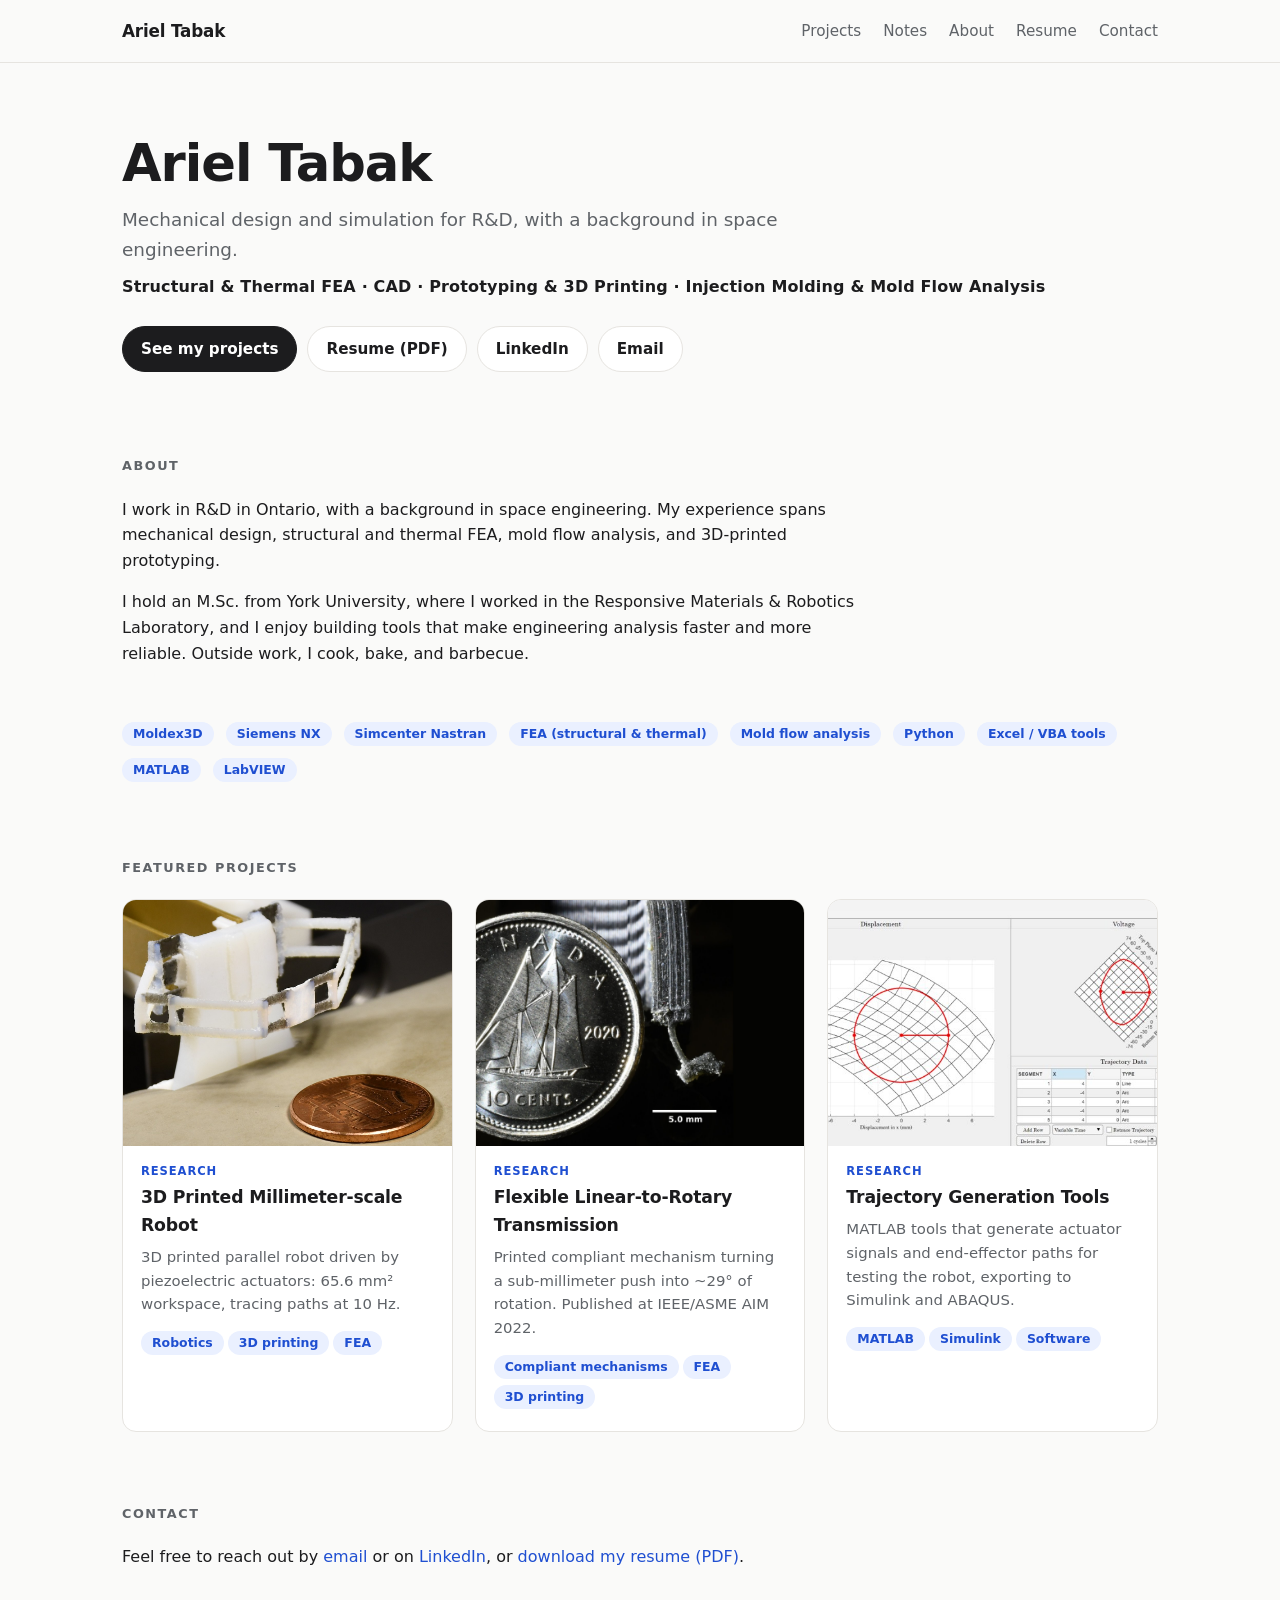
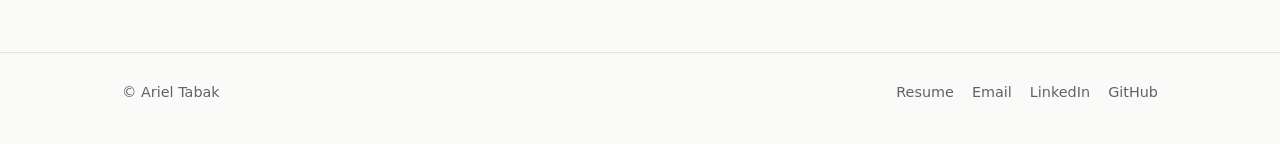
<file: index.html>
<!DOCTYPE html>
<html lang="en">
<head>
<meta charset="utf-8">
<meta name="viewport" content="width=device-width, initial-scale=1">
<title>Ariel Tabak | Mechanical Design &amp; Simulation</title>
<meta name="description" content="Ariel Tabak: mechanical design and simulation for R&amp;D (FEA, mold flow analysis, CAD and prototyping), with a background in space engineering. Projects and notes.">
<link rel="stylesheet" href="assets/style.css?v=8">
</head>
<body>
<header class="site-header"><div class="wrap">
  <a class="brand" href="index.html">Ariel Tabak</a>
  <nav class="nav">
    <a href="projects.html">Projects</a>
    <a href="notes.html">Notes</a>
    <a href="index.html#about">About</a>
    <a href="Ariel_Tabak_Resume.pdf?v=2" target="_blank" rel="noopener">Resume</a>
    <a href="index.html#contact">Contact</a>
  </nav>
</div></header>
<main class="wrap">
<section class="hero">
  <h1>Ariel Tabak</h1>
  <p class="role">Mechanical design and simulation for R&amp;D, with a background in space engineering.</p>
  <p class="byline">Structural &amp; Thermal FEA &middot; CAD &middot; Prototyping &amp; 3D Printing &middot; Injection Molding &amp; Mold Flow Analysis</p>
  <div class="buttons">
    <a class="btn primary" href="projects.html">See my projects</a>
    <a class="btn" href="Ariel_Tabak_Resume.pdf?v=2" target="_blank" rel="noopener">Resume (PDF)</a>
    <a class="btn" href="https://www.linkedin.com/in/ariel-tabak/" target="_blank" rel="noopener">LinkedIn</a>
    <a class="btn" href="mailto:arieltabak@gmail.com">Email</a>
  </div>
</section>


<section id="about">
  <h2 class="section-title">About</h2>
  <div class="prose" style="padding-top:0">
    <p>I work in R&amp;D in Ontario, with a background in space engineering. My experience spans mechanical design, structural and thermal FEA, mold flow analysis, and 3D-printed prototyping.</p>
    <p>I hold an M.Sc. from York University, where I worked in the Responsive Materials &amp; Robotics Laboratory, and I enjoy building tools that make engineering analysis faster and more reliable.
       Outside work, I cook, bake, and barbecue.</p>
  </div>
  <div class="skills"><span class="tag">Moldex3D</span><span class="tag">Siemens NX</span><span class="tag">Simcenter Nastran</span><span class="tag">FEA (structural &amp; thermal)</span><span class="tag">Mold flow analysis</span><span class="tag">Python</span><span class="tag">Excel / VBA tools</span><span class="tag">MATLAB</span><span class="tag">LabVIEW</span></div>
</section>

<section id="featured">
  <h2 class="section-title">Featured projects</h2>
  <div class="grid">
    <a class="card" href="projects/millimeter-scale-robot.html">
      <img class="thumb" src="images/projects/millimeter-scale-robot.jpg" alt="3D Printed Millimeter-scale Robot">
      <div class="body">
        <span class="kicker">Research</span>
        <h3>3D Printed Millimeter-scale Robot</h3>
        <p>3D printed parallel robot driven by piezoelectric actuators: 65.6&nbsp;mm&sup2; workspace, tracing paths at 10&nbsp;Hz.</p>
        <span class="tag">Robotics</span><span class="tag">3D printing</span><span class="tag">FEA</span>
      </div>
    </a>
    <a class="card" href="projects/linear-to-rotary-transmission.html">
      <img class="thumb" src="images/projects/linear-to-rotary-transmission.jpg" alt="Flexible Linear-to-Rotary Transmission">
      <div class="body">
        <span class="kicker">Research</span>
        <h3>Flexible Linear-to-Rotary Transmission</h3>
        <p>Printed compliant mechanism turning a sub-millimeter push into ~29&deg; of rotation. Published at IEEE/ASME AIM 2022.</p>
        <span class="tag">Compliant mechanisms</span><span class="tag">FEA</span><span class="tag">3D printing</span>
      </div>
    </a>
    <a class="card" href="projects/trajectory-generation-tools.html">
      <img class="thumb" src="images/projects/trajectory-generation-tools.jpg" alt="Trajectory Generation Tools">
      <div class="body">
        <span class="kicker">Research</span>
        <h3>Trajectory Generation Tools</h3>
        <p>MATLAB tools that generate actuator signals and end-effector paths for testing the robot, exporting to Simulink and ABAQUS.</p>
        <span class="tag">MATLAB</span><span class="tag">Simulink</span><span class="tag">Software</span>
      </div>
    </a>
  </div>
</section>



<section id="contact">
  <h2 class="section-title">Contact</h2>
  <p>Feel free to reach out by <a href="mailto:arieltabak@gmail.com">email</a> or on <a href="https://www.linkedin.com/in/ariel-tabak/" target="_blank" rel="noopener">LinkedIn</a>, or <a href="Ariel_Tabak_Resume.pdf?v=2" target="_blank" rel="noopener">download my resume (PDF)</a>.</p>
</section>
</main>
<footer class="site-footer"><div class="wrap">
  <span>© Ariel Tabak</span>
  <span class="links">
    <a href="Ariel_Tabak_Resume.pdf?v=2" target="_blank" rel="noopener">Resume</a>
    <a href="mailto:arieltabak@gmail.com">Email</a>
    <a href="https://www.linkedin.com/in/ariel-tabak/" target="_blank" rel="noopener">LinkedIn</a>
    <a href="https://github.com/arltabak" target="_blank" rel="noopener">GitHub</a>
  </span>
</div></footer>
</body>
</html>
</file>
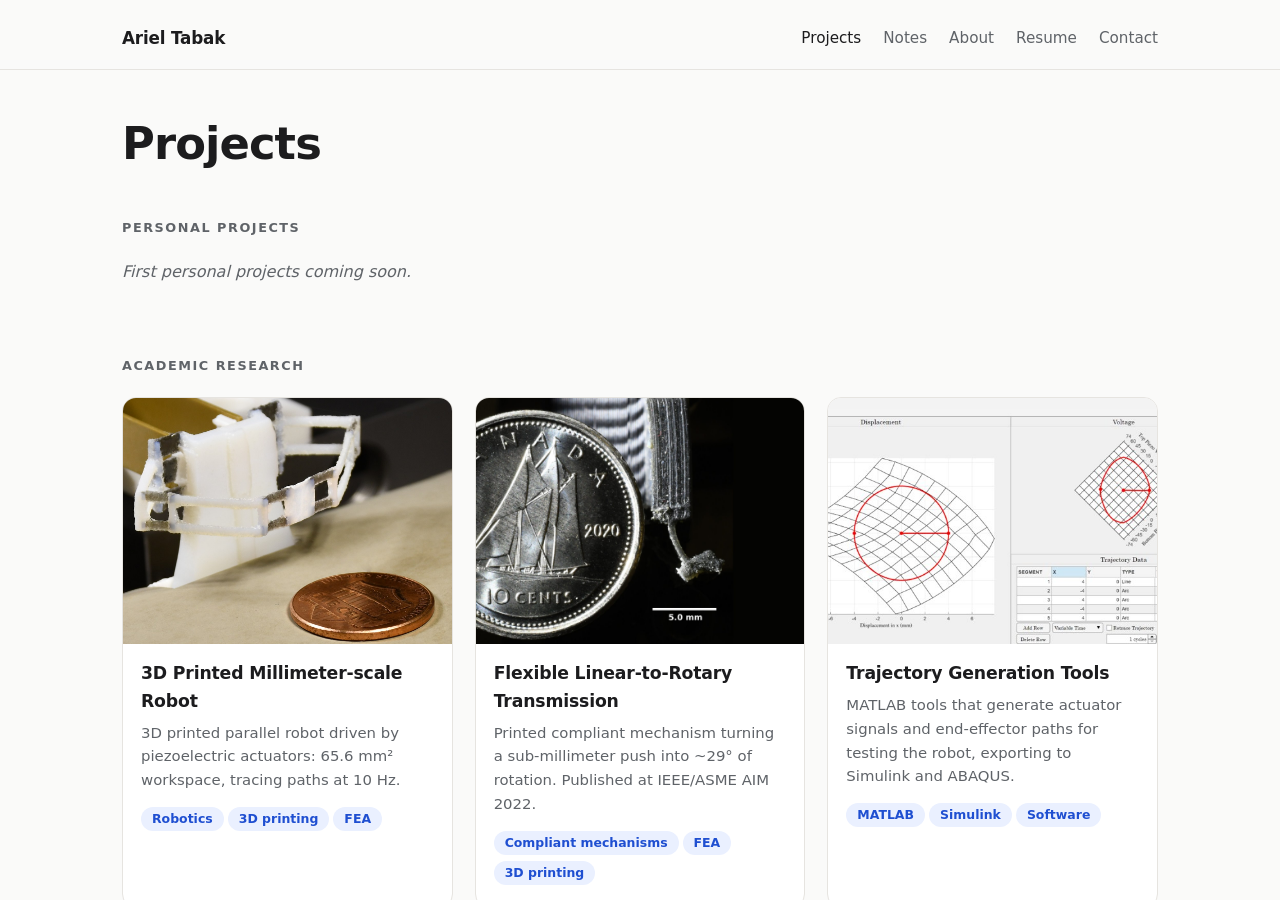
<file: clubs-coursework.html>
<!DOCTYPE html>
<html lang="en"><head><meta charset="utf-8">
<title>Moved | Ariel Tabak</title>
<meta http-equiv="refresh" content="0; url=projects.html#earlier">
<link rel="canonical" href="projects.html#earlier">
</head><body><p>This page has moved to <a href="projects.html#earlier">projects.html#earlier</a>.</p></body></html>
</file>
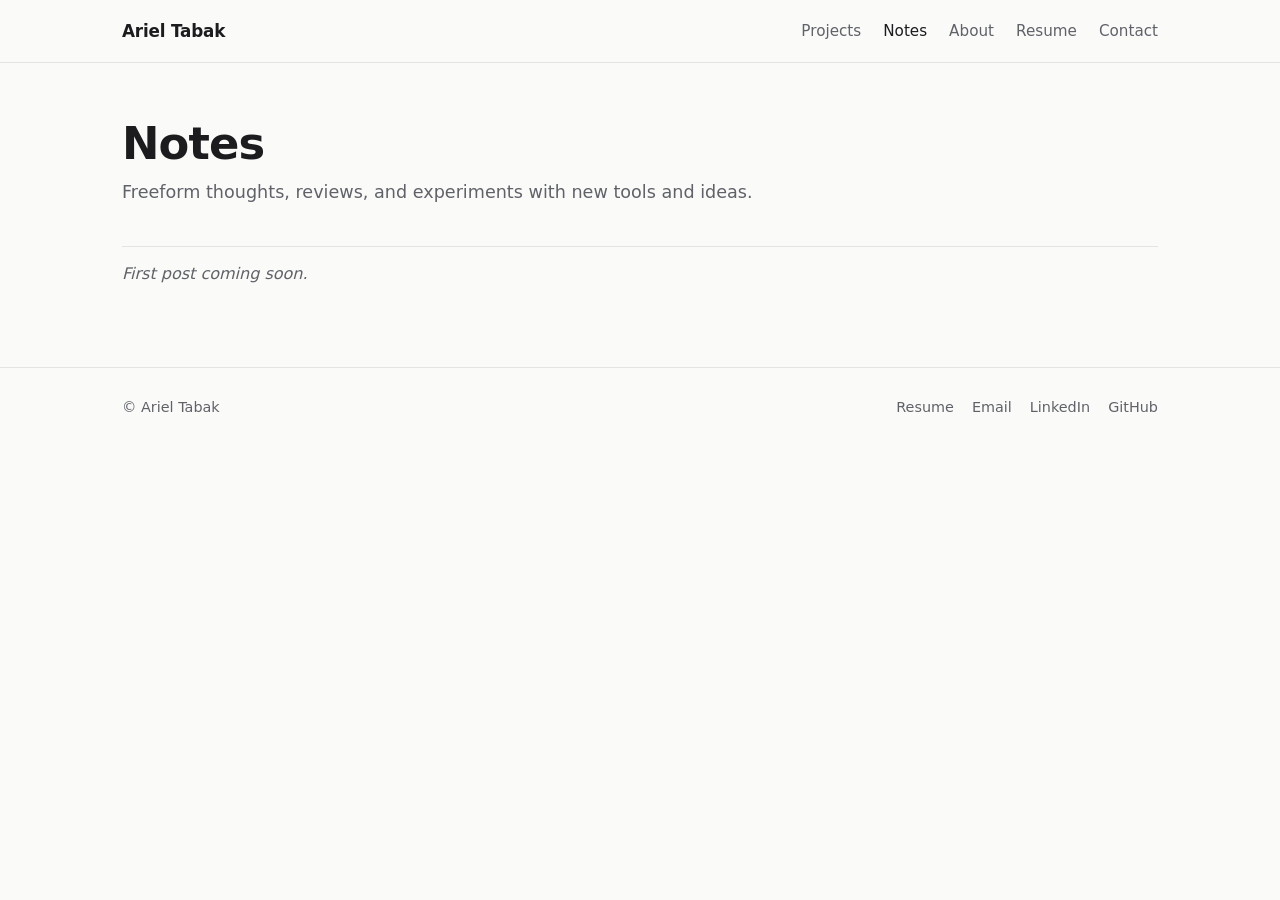
<file: notes.html>
<!DOCTYPE html>
<html lang="en">
<head>
<meta charset="utf-8">
<meta name="viewport" content="width=device-width, initial-scale=1">
<title>Notes | Ariel Tabak</title>
<meta name="description" content="Ariel Tabak: mechanical design and simulation for R&amp;D (FEA, mold flow analysis, CAD and prototyping), with a background in space engineering. Projects and notes.">
<link rel="stylesheet" href="assets/style.css?v=8">
</head>
<body>
<header class="site-header"><div class="wrap">
  <a class="brand" href="index.html">Ariel Tabak</a>
  <nav class="nav">
    <a href="projects.html">Projects</a>
    <a href="notes.html" aria-current="page">Notes</a>
    <a href="index.html#about">About</a>
    <a href="Ariel_Tabak_Resume.pdf?v=2" target="_blank" rel="noopener">Resume</a>
    <a href="index.html#contact">Contact</a>
  </nav>
</div></header>
<main class="wrap">
<section class="page-intro">
  <h1>Notes</h1>
  <p>Freeform thoughts, reviews, and experiments with new tools and ideas.</p>
</section>
<section>
  <!-- Newest first. Copy this line for each post (template: notes/_template.html):
  <a class="row" href="notes/SLUG.html"><span class="row-title">Post title</span><span class="row-desc">One-line summary</span><span class="row-meta">Nov 2026</span></a>
  -->
  <div class="rows">
  <p class="empty">First post coming soon.</p>
  </div>
</section>
</main>
<footer class="site-footer"><div class="wrap">
  <span>© Ariel Tabak</span>
  <span class="links">
    <a href="Ariel_Tabak_Resume.pdf?v=2" target="_blank" rel="noopener">Resume</a>
    <a href="mailto:arieltabak@gmail.com">Email</a>
    <a href="https://www.linkedin.com/in/ariel-tabak/" target="_blank" rel="noopener">LinkedIn</a>
    <a href="https://github.com/arltabak" target="_blank" rel="noopener">GitHub</a>
  </span>
</div></footer>
</body>
</html>
</file>
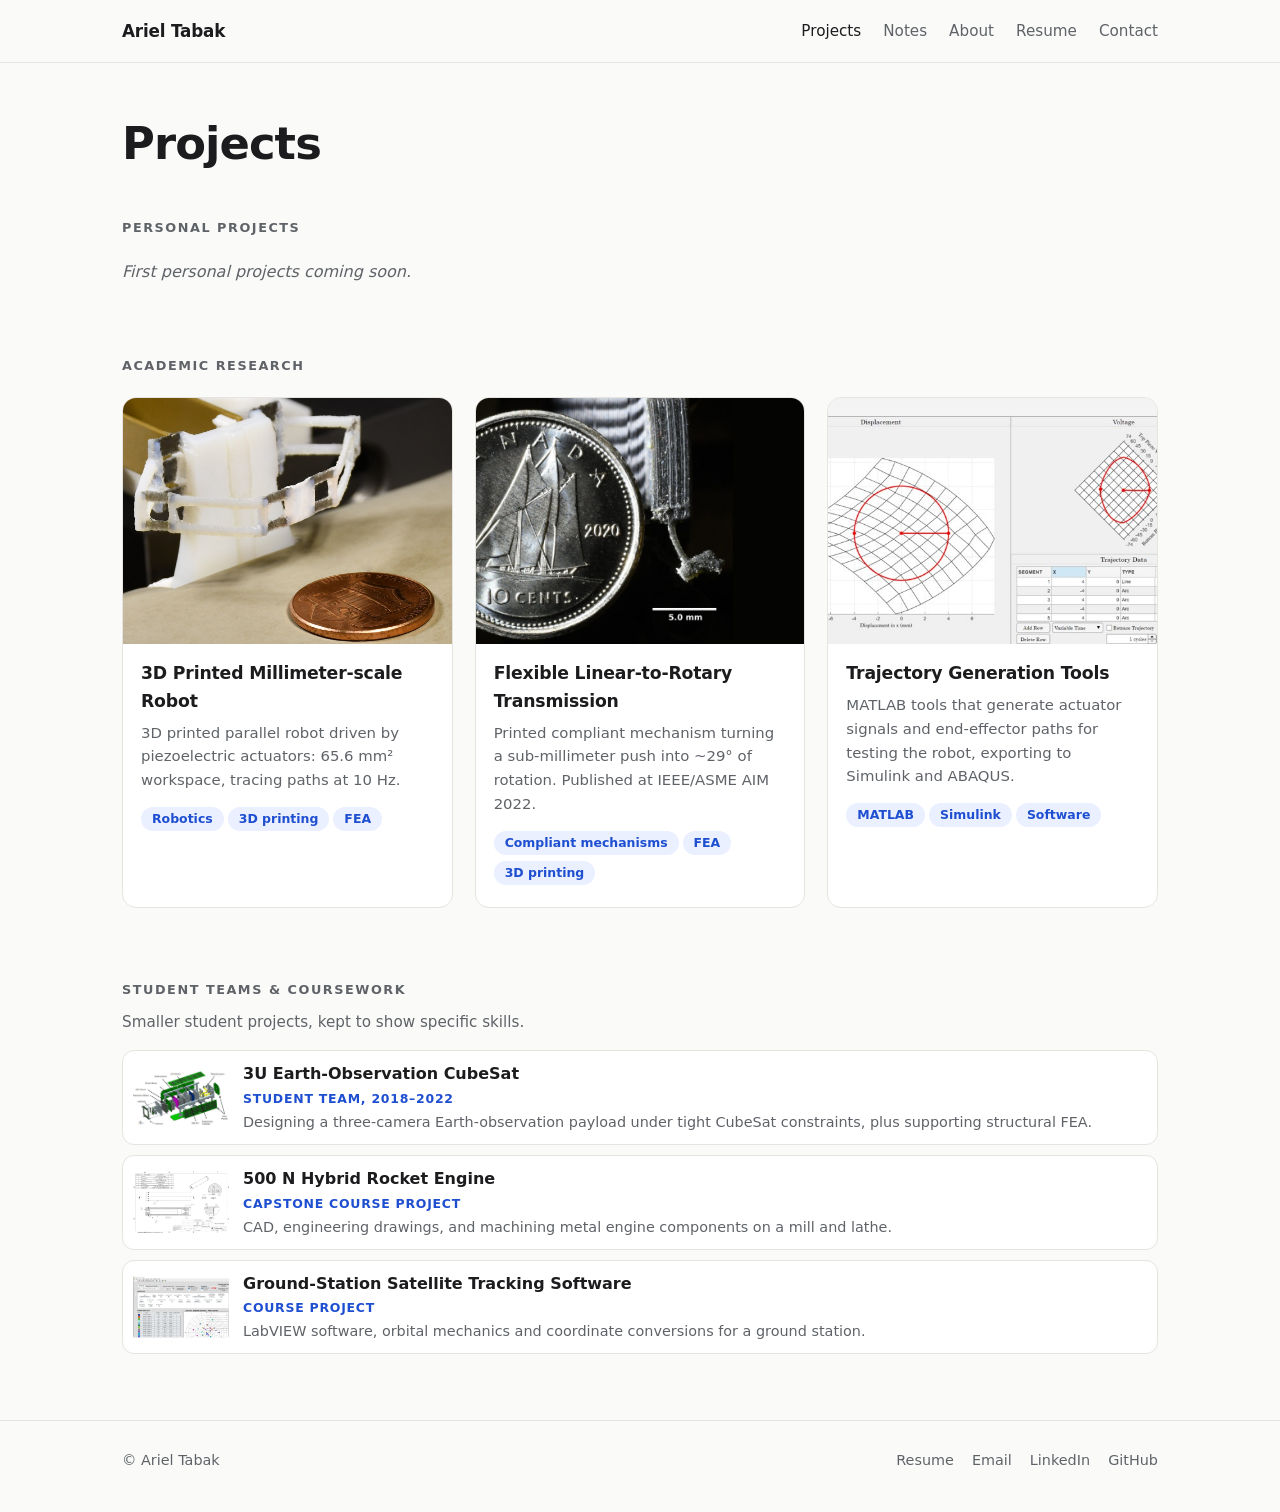
<file: projects.html>
<!DOCTYPE html>
<html lang="en">
<head>
<meta charset="utf-8">
<meta name="viewport" content="width=device-width, initial-scale=1">
<title>Projects | Ariel Tabak</title>
<meta name="description" content="Ariel Tabak: mechanical design and simulation for R&amp;D (FEA, mold flow analysis, CAD and prototyping), with a background in space engineering. Projects and notes.">
<link rel="stylesheet" href="assets/style.css?v=8">
</head>
<body>
<header class="site-header"><div class="wrap">
  <a class="brand" href="index.html">Ariel Tabak</a>
  <nav class="nav">
    <a href="projects.html" aria-current="page">Projects</a>
    <a href="notes.html">Notes</a>
    <a href="index.html#about">About</a>
    <a href="Ariel_Tabak_Resume.pdf?v=2" target="_blank" rel="noopener">Resume</a>
    <a href="index.html#contact">Contact</a>
  </nav>
</div></header>
<main class="wrap">
<section class="page-intro">
  <h1>Projects</h1>
</section>

<section id="personal">
  <h2 class="section-title">Personal projects</h2>
  <!-- Add cards here in the same format as above -->
  <p class="empty">First personal projects coming soon.</p>
</section>

<section id="research">
  <h2 class="section-title">Academic research</h2>
  <div class="grid">
    <a class="card" href="projects/millimeter-scale-robot.html">
      <img class="thumb" src="images/projects/millimeter-scale-robot.jpg" alt="3D Printed Millimeter-scale Robot">
      <div class="body">
        <h3>3D Printed Millimeter-scale Robot</h3>
        <p>3D printed parallel robot driven by piezoelectric actuators: 65.6&nbsp;mm&sup2; workspace, tracing paths at 10&nbsp;Hz.</p>
        <span class="tag">Robotics</span><span class="tag">3D printing</span><span class="tag">FEA</span>
      </div>
    </a>
    <a class="card" href="projects/linear-to-rotary-transmission.html">
      <img class="thumb" src="images/projects/linear-to-rotary-transmission.jpg" alt="Flexible Linear-to-Rotary Transmission">
      <div class="body">
        <h3>Flexible Linear-to-Rotary Transmission</h3>
        <p>Printed compliant mechanism turning a sub-millimeter push into ~29&deg; of rotation. Published at IEEE/ASME AIM 2022.</p>
        <span class="tag">Compliant mechanisms</span><span class="tag">FEA</span><span class="tag">3D printing</span>
      </div>
    </a>
    <a class="card" href="projects/trajectory-generation-tools.html">
      <img class="thumb" src="images/projects/trajectory-generation-tools.jpg" alt="Trajectory Generation Tools">
      <div class="body">
        <h3>Trajectory Generation Tools</h3>
        <p>MATLAB tools that generate actuator signals and end-effector paths for testing the robot, exporting to Simulink and ABAQUS.</p>
        <span class="tag">MATLAB</span><span class="tag">Simulink</span><span class="tag">Software</span>
      </div>
    </a>
  </div>
</section>

<section id="earlier">
  <h2 class="section-title">Student teams &amp; coursework</h2>
  <p class="section-note">Smaller student projects, kept to show specific skills.</p>
  <div class="minis">
    <a class="mini" href="projects/cubesat-3u.html">
      <img src="images/projects/cubesat-3u-thumb.jpg" alt="" loading="lazy">
      <span class="mini-text"><span class="mini-title">3U Earth-Observation CubeSat</span><span class="mini-meta">Student team, 2018&ndash;2022</span><span class="mini-desc">Designing a three-camera Earth-observation payload under tight CubeSat constraints, plus supporting structural FEA.</span></span>
    </a>
    <a class="mini" href="projects/hybrid-rocket-engine.html">
      <img src="images/projects/hybrid-rocket-engine-assembly.jpg" alt="" loading="lazy">
      <span class="mini-text"><span class="mini-title">500&nbsp;N Hybrid Rocket Engine</span><span class="mini-meta">Capstone course project</span><span class="mini-desc">CAD, engineering drawings, and machining metal engine components on a mill and lathe.</span></span>
    </a>
    <a class="mini" href="projects/satellite-tracking-labview.html">
      <img src="images/projects/satellite-tracking-labview.jpg" alt="" loading="lazy">
      <span class="mini-text"><span class="mini-title">Ground-Station Satellite Tracking Software</span><span class="mini-meta">Course project</span><span class="mini-desc">LabVIEW software, orbital mechanics and coordinate conversions for a ground station.</span></span>
    </a>
  </div>
</section>
</main>
<footer class="site-footer"><div class="wrap">
  <span>© Ariel Tabak</span>
  <span class="links">
    <a href="Ariel_Tabak_Resume.pdf?v=2" target="_blank" rel="noopener">Resume</a>
    <a href="mailto:arieltabak@gmail.com">Email</a>
    <a href="https://www.linkedin.com/in/ariel-tabak/" target="_blank" rel="noopener">LinkedIn</a>
    <a href="https://github.com/arltabak" target="_blank" rel="noopener">GitHub</a>
  </span>
</div></footer>
</body>
</html>
</file>
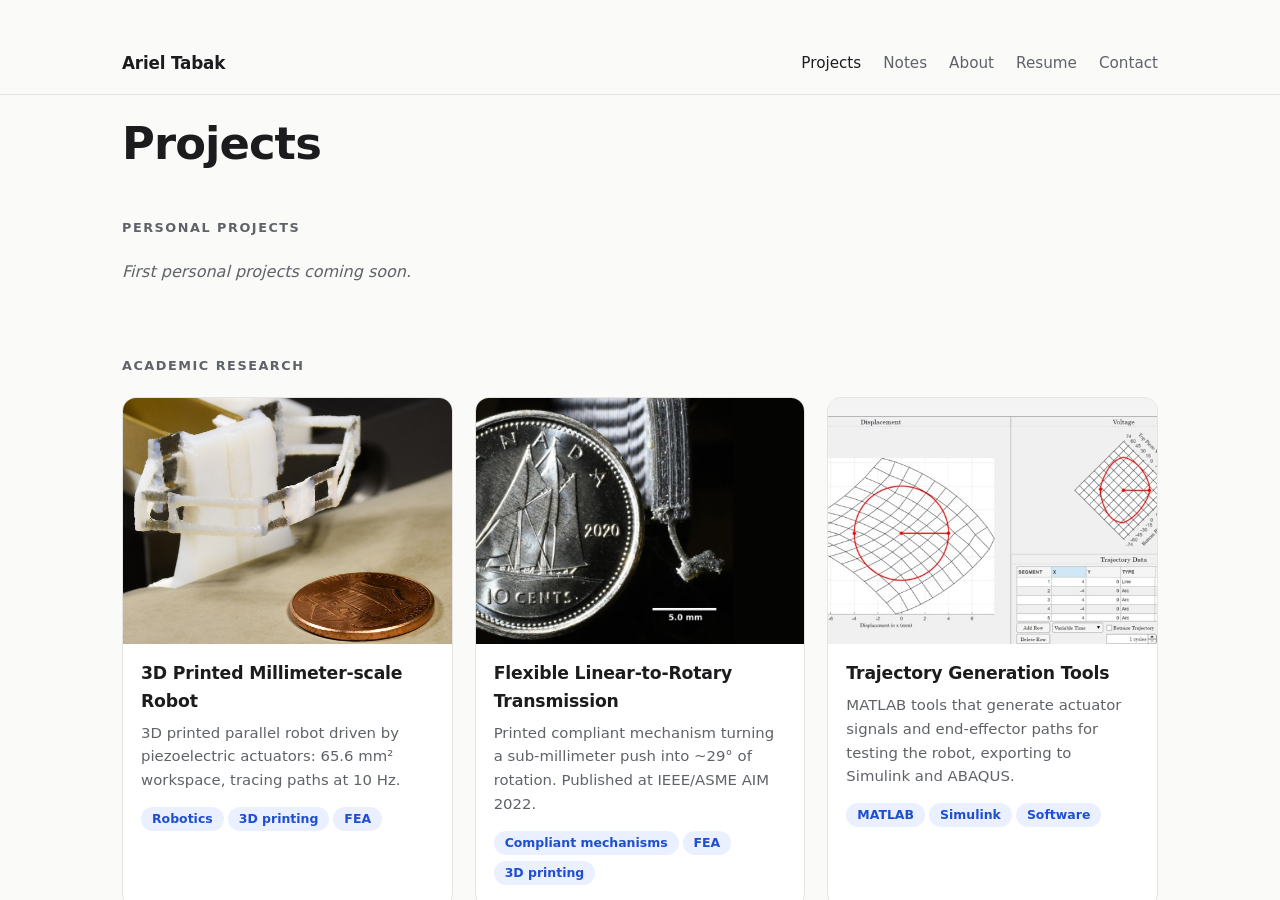
<file: research.html>
<!DOCTYPE html>
<html lang="en"><head><meta charset="utf-8">
<title>Moved | Ariel Tabak</title>
<meta http-equiv="refresh" content="0; url=projects.html#research">
<link rel="canonical" href="projects.html#research">
</head><body><p>This page has moved to <a href="projects.html#research">projects.html#research</a>.</p></body></html>
</file>
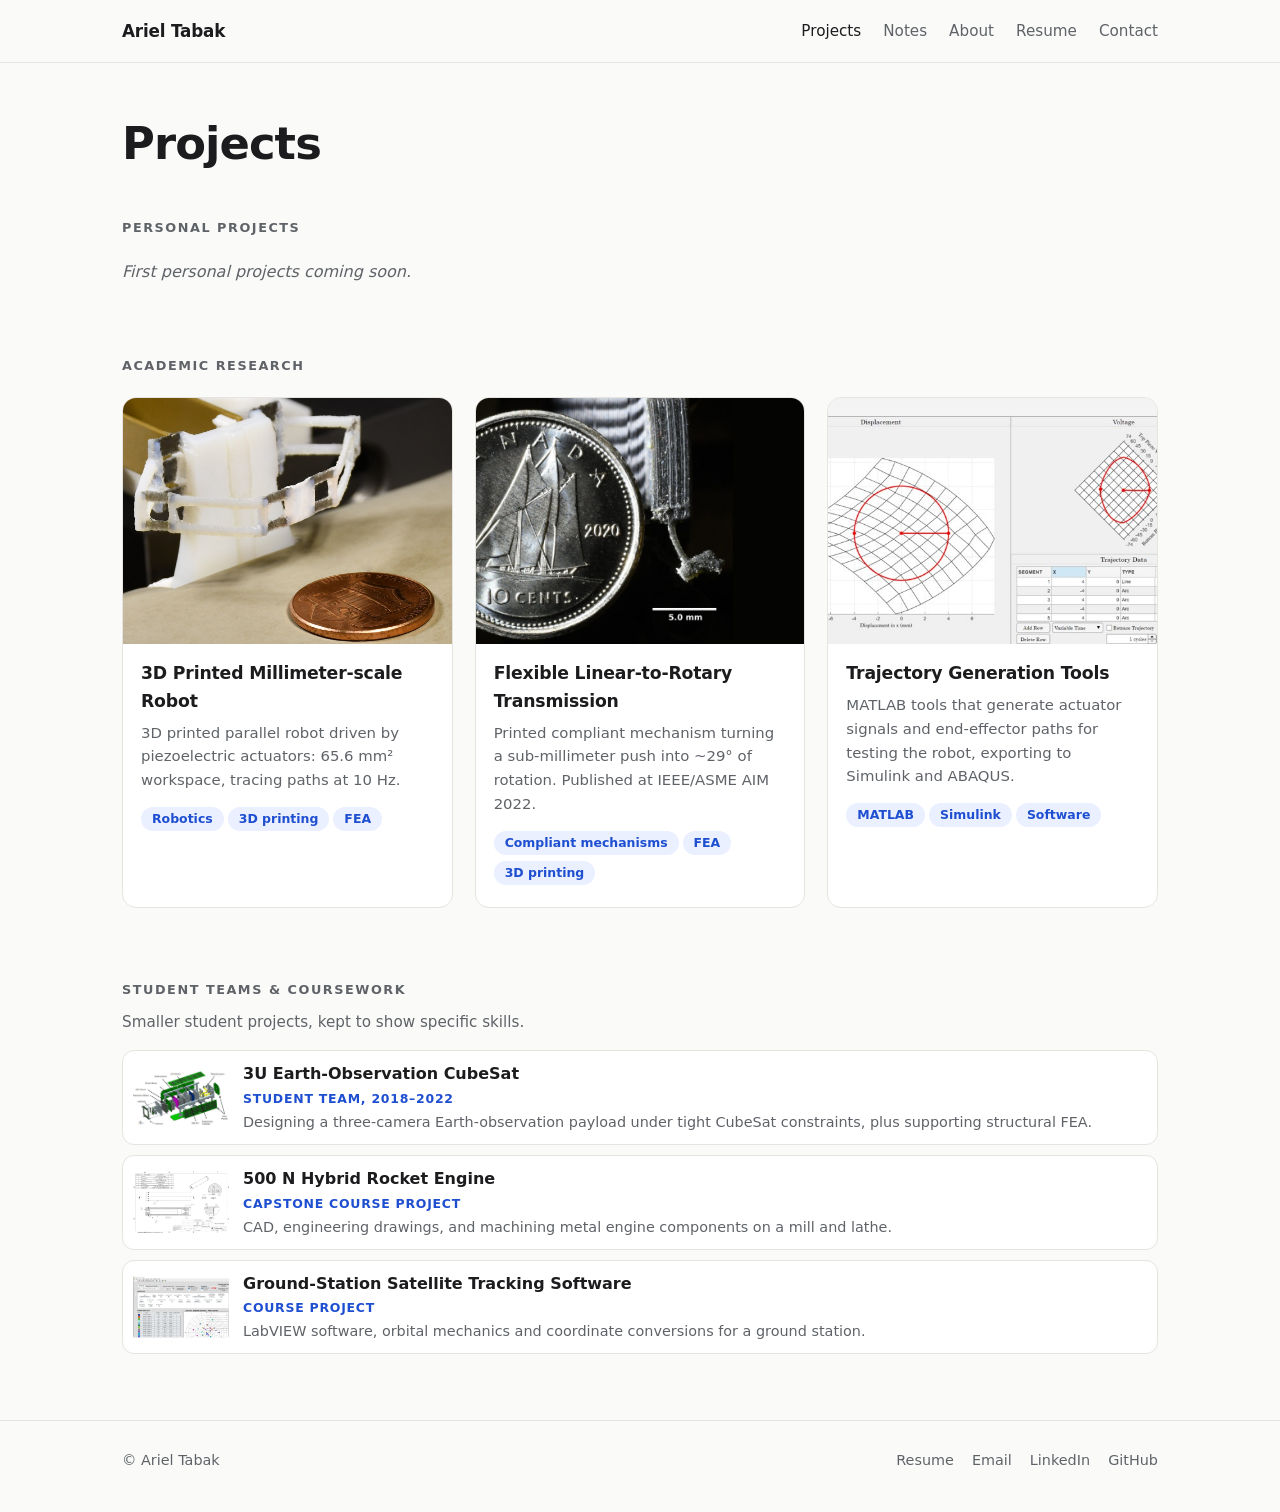
<file: work.html>
<!DOCTYPE html>
<html lang="en"><head><meta charset="utf-8">
<title>Moved | Ariel Tabak</title>
<meta http-equiv="refresh" content="0; url=projects.html">
<link rel="canonical" href="projects.html">
</head><body><p>This page has moved to <a href="projects.html">projects.html</a>.</p></body></html>
</file>
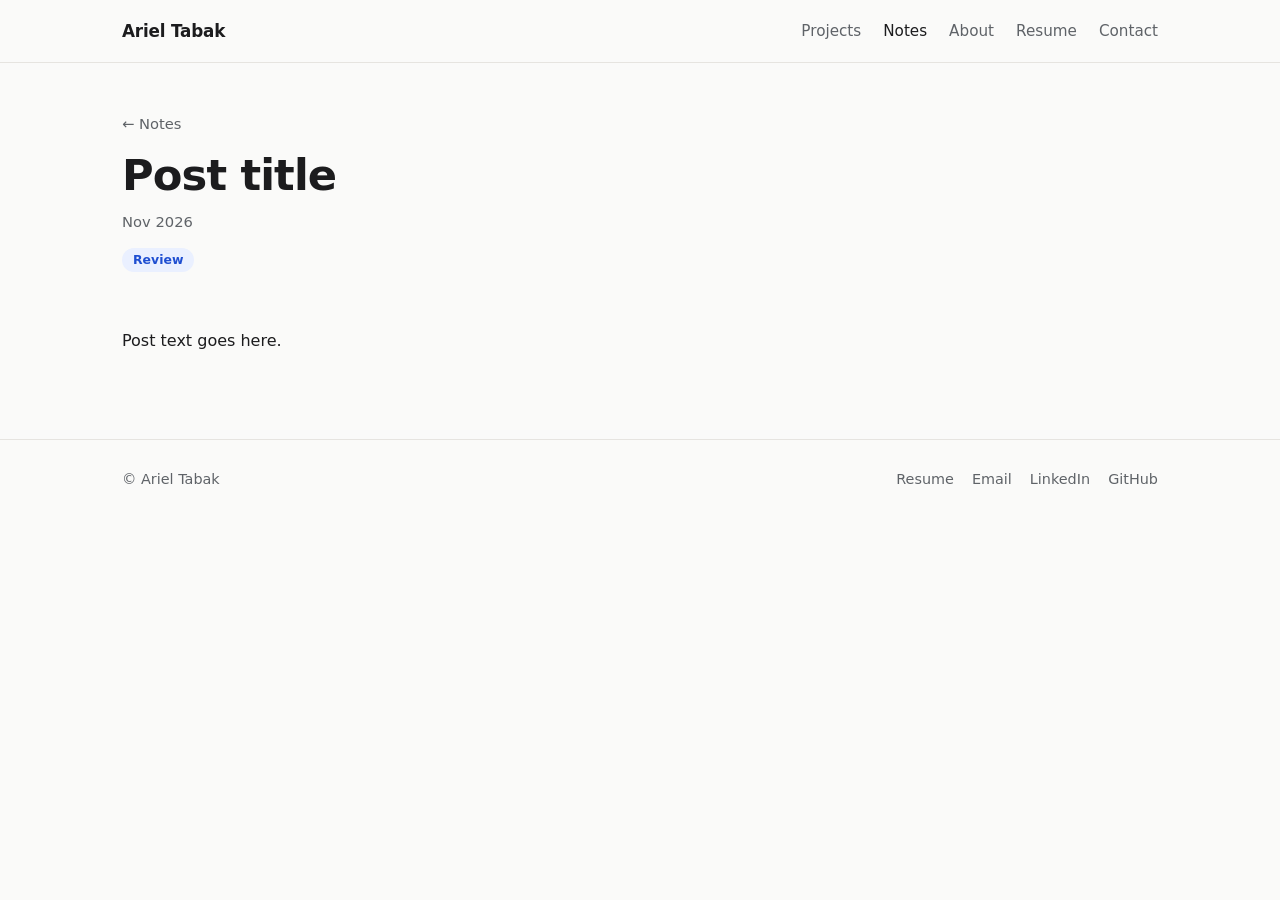
<file: notes/_template.html>
<!DOCTYPE html>
<html lang="en">
<head>
<meta charset="utf-8">
<meta name="viewport" content="width=device-width, initial-scale=1">
<title>Post title | Ariel Tabak</title>
<meta name="description" content="Ariel Tabak: mechanical design and simulation for R&amp;D (FEA, mold flow analysis, CAD and prototyping), with a background in space engineering. Projects and notes.">
<link rel="stylesheet" href="../assets/style.css?v=8">
</head>
<body>
<header class="site-header"><div class="wrap">
  <a class="brand" href="../index.html">Ariel Tabak</a>
  <nav class="nav">
    <a href="../projects.html">Projects</a>
    <a href="../notes.html" aria-current="page">Notes</a>
    <a href="../index.html#about">About</a>
    <a href="../Ariel_Tabak_Resume.pdf?v=2" target="_blank" rel="noopener">Resume</a>
    <a href="../index.html#contact">Contact</a>
  </nav>
</div></header>
<main class="wrap">
<div class="project-head">
  <a class="back" href="../notes.html">&larr; Notes</a>
  <h1>Post title</h1>
  <div class="meta"><span>Nov 2026</span></div>
  <span class="tag">Review</span>
</div>
<article class="prose">
  <p>Post text goes here.</p>
</article>
</main>
<footer class="site-footer"><div class="wrap">
  <span>© Ariel Tabak</span>
  <span class="links">
    <a href="../Ariel_Tabak_Resume.pdf?v=2" target="_blank" rel="noopener">Resume</a>
    <a href="mailto:arieltabak@gmail.com">Email</a>
    <a href="https://www.linkedin.com/in/ariel-tabak/" target="_blank" rel="noopener">LinkedIn</a>
    <a href="https://github.com/arltabak" target="_blank" rel="noopener">GitHub</a>
  </span>
</div></footer>
<script src="../assets/lightbox.js?v=4" defer></script>
</body>
</html>
</file>
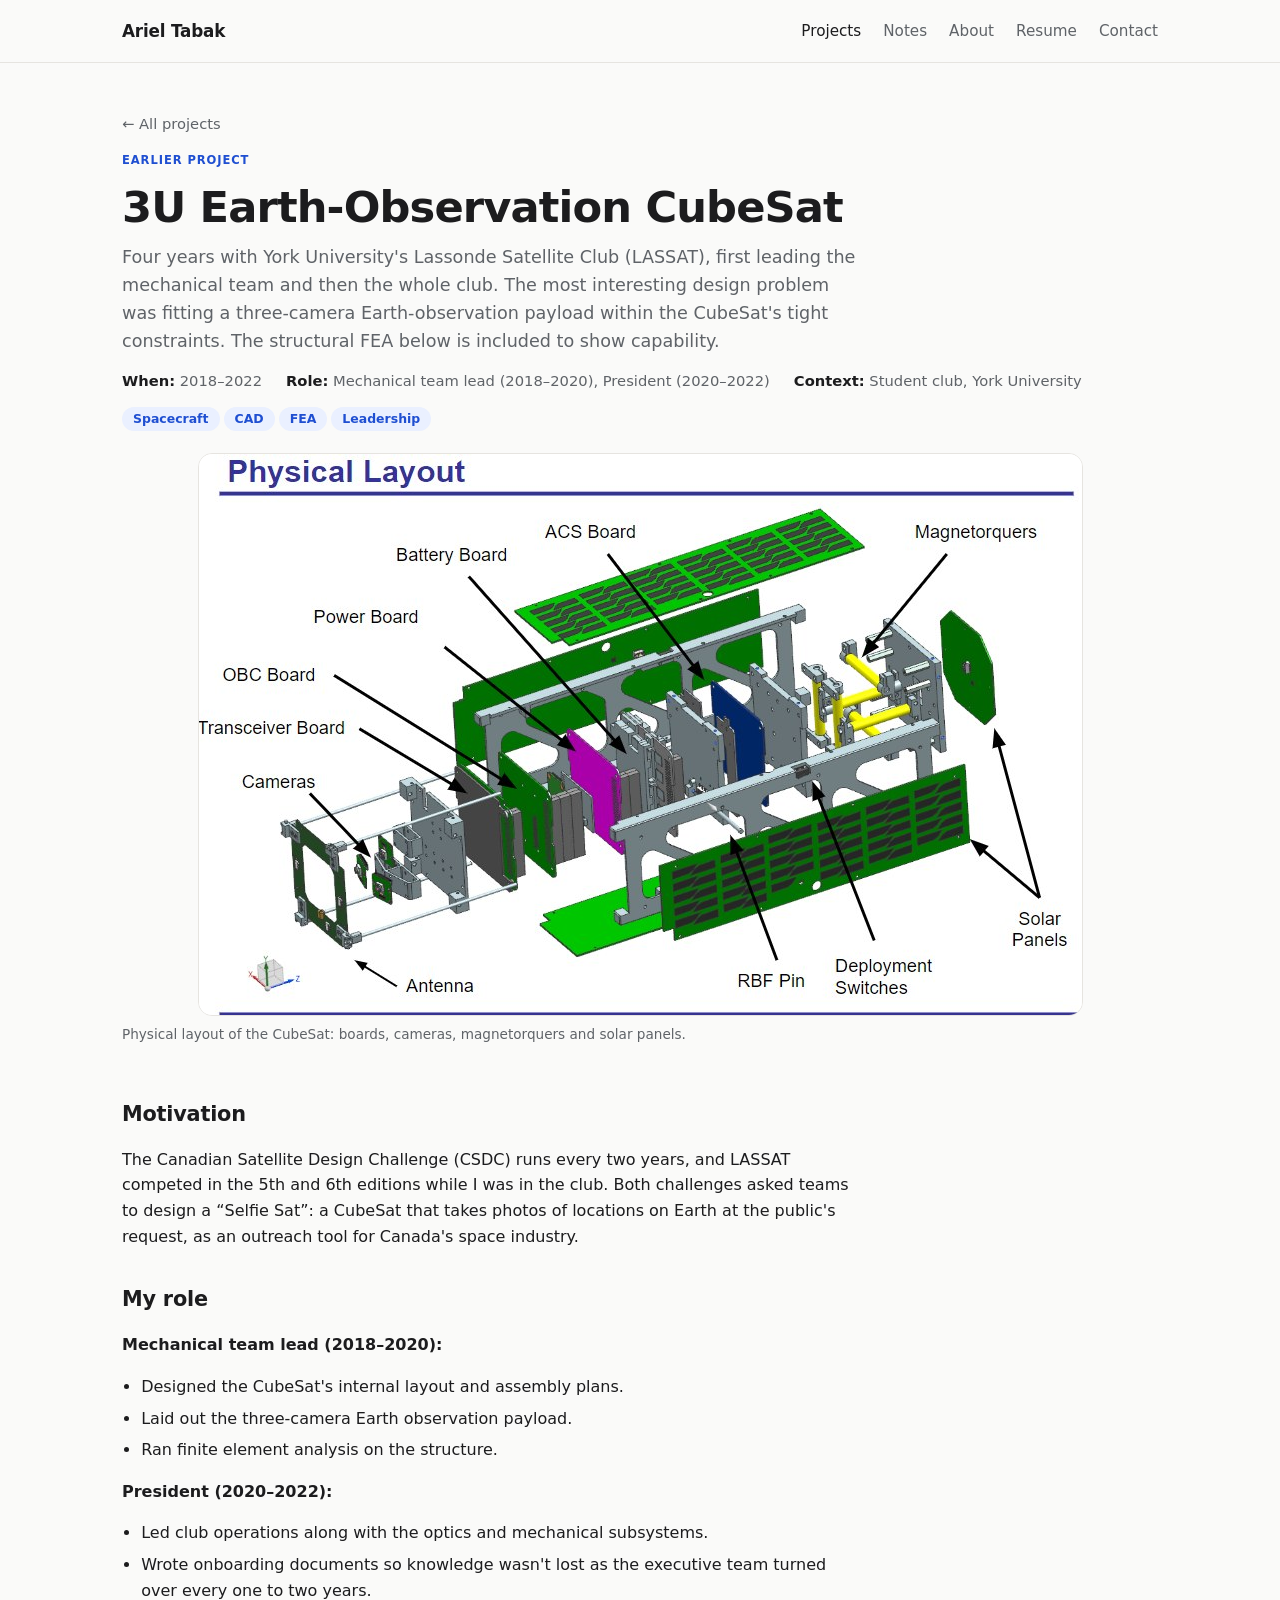
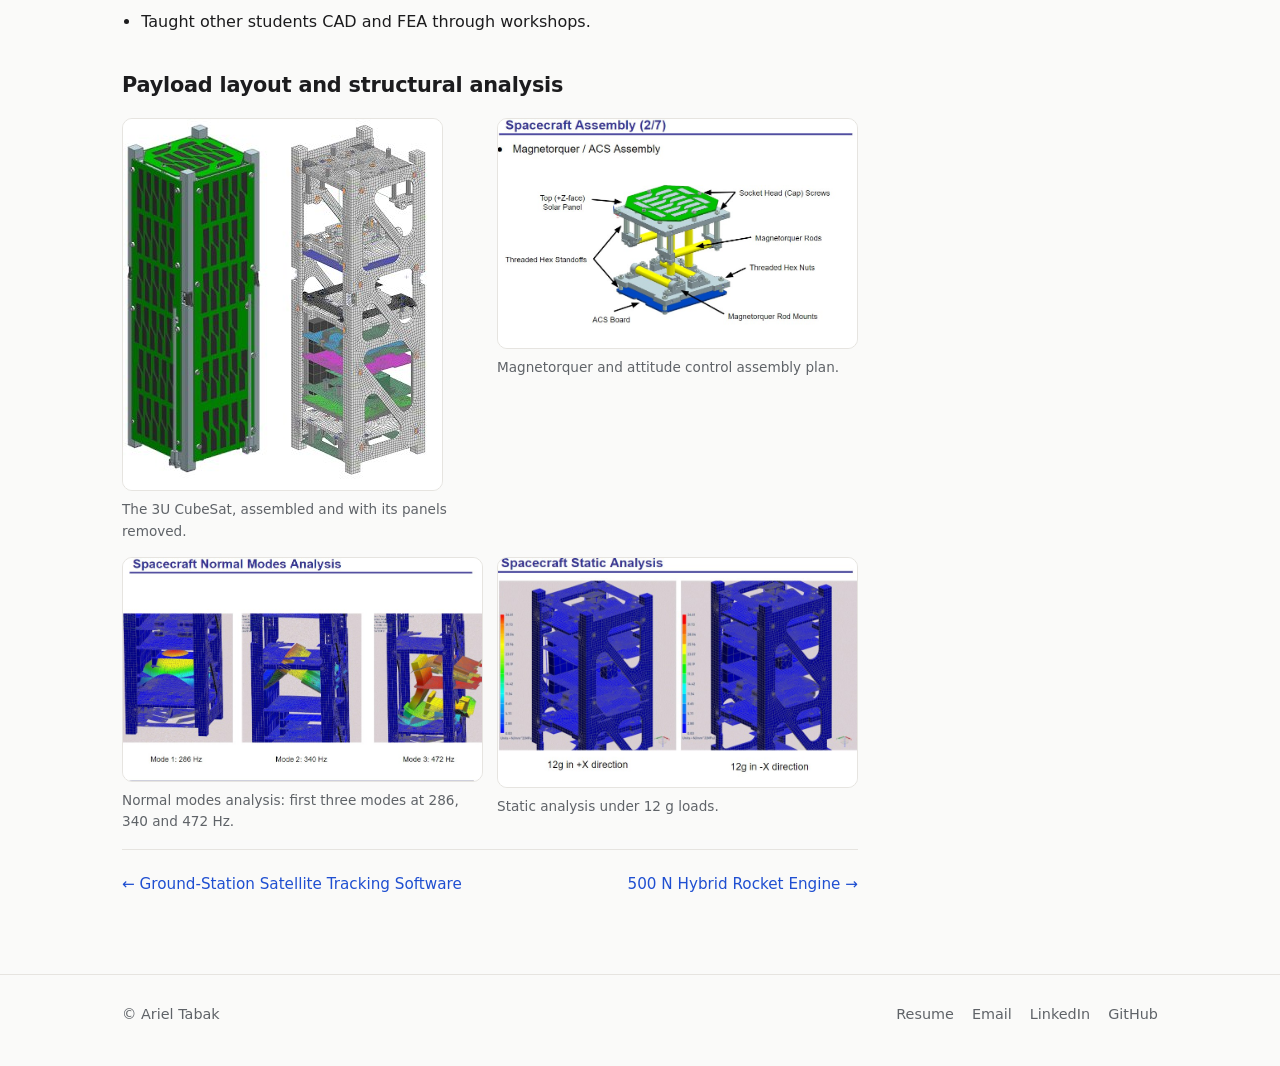
<file: projects/cubesat-3u.html>
<!DOCTYPE html>
<html lang="en">
<head>
<meta charset="utf-8">
<meta name="viewport" content="width=device-width, initial-scale=1">
<title>3U Earth-Observation CubeSat | Ariel Tabak</title>
<meta name="description" content="Ariel Tabak: mechanical design and simulation for R&amp;D (FEA, mold flow analysis, CAD and prototyping), with a background in space engineering. Projects and notes.">
<link rel="stylesheet" href="../assets/style.css?v=8">
</head>
<body>
<header class="site-header"><div class="wrap">
  <a class="brand" href="../index.html">Ariel Tabak</a>
  <nav class="nav">
    <a href="../projects.html" aria-current="page">Projects</a>
    <a href="../notes.html">Notes</a>
    <a href="../index.html#about">About</a>
    <a href="../Ariel_Tabak_Resume.pdf?v=2" target="_blank" rel="noopener">Resume</a>
    <a href="../index.html#contact">Contact</a>
  </nav>
</div></header>
<main class="wrap">
<div class="project-head">
  <a class="back" href="../projects.html#earlier">&larr; All projects</a>
  <span class="kicker page-kicker">Earlier project</span>
  <h1>3U Earth-Observation CubeSat</h1>
  <p class="summary">Four years with York University's Lassonde Satellite Club (LASSAT), first leading the mechanical team and then the whole club. The most interesting design problem was fitting a three-camera Earth-observation payload within the CubeSat's tight constraints. The structural FEA below is included to show capability.</p>
  <div class="meta">
    <span><strong>When:</strong> 2018&ndash;2022</span>
    <span><strong>Role:</strong> Mechanical team lead (2018&ndash;2020), President (2020&ndash;2022)</span>
    <span><strong>Context:</strong> Student club, York University</span>
  </div>
  <span class="tag">Spacecraft</span><span class="tag">CAD</span><span class="tag">FEA</span><span class="tag">Leadership</span>
</div>

<figure class="hero-fig">
  <img class="hero-img" src="../images/projects/cubesat-3u-layout.jpg" alt="Exploded view of the CubeSat showing boards, cameras, magnetorquers, solar panels and antenna">
  <figcaption>Physical layout of the CubeSat: boards, cameras, magnetorquers and solar panels.</figcaption>
</figure>


<article class="prose">
  <h2>Motivation</h2>
  <p>The Canadian Satellite Design Challenge (CSDC) runs every two years, and LASSAT competed in the 5th and 6th editions while I was in the club.
     Both challenges asked teams to design a &ldquo;Selfie Sat&rdquo;: a CubeSat that takes photos of locations on Earth at the public's request, as an outreach tool for Canada's space industry.</p>

  <h2>My role</h2>
  <p><strong>Mechanical team lead (2018&ndash;2020):</strong></p>
  <ul>
    <li>Designed the CubeSat's internal layout and assembly plans.</li>
    <li>Laid out the three-camera Earth observation payload.</li>
    <li>Ran finite element analysis on the structure.</li>
  </ul>
  <p><strong>President (2020&ndash;2022):</strong></p>
  <ul>
    <li>Led club operations along with the optics and mechanical subsystems.</li>
    <li>Wrote onboarding documents so knowledge wasn't lost as the executive team turned over every one to two years.</li>
    <li>Taught other students CAD and FEA through workshops.</li>
  </ul>

  <h2>Payload layout and structural analysis</h2>
  <div class="gallery">
    <figure><img src="../images/projects/cubesat-3u.jpg" alt="CAD render of the 3U CubeSat, assembled and with panels removed" loading="lazy"><figcaption>The 3U CubeSat, assembled and with its panels removed.</figcaption></figure>
    <figure><img src="../images/projects/cubesat-3u-magnetorquer.jpg" alt="Labeled magnetorquer and attitude control board assembly" loading="lazy"><figcaption>Magnetorquer and attitude control assembly plan.</figcaption></figure>
    <figure><img src="../images/projects/cubesat-3u-modes.jpg" alt="First three vibration mode shapes of the structure at 286, 340 and 472 Hz" loading="lazy"><figcaption>Normal modes analysis: first three modes at 286, 340 and 472&nbsp;Hz.</figcaption></figure>
    <figure><img src="../images/projects/cubesat-3u-static.jpg" alt="Static FEA of the structure under 12 g loads" loading="lazy"><figcaption>Static analysis under 12&nbsp;g loads.</figcaption></figure>
  </div>

  <div class="next-prev">
    <a href="satellite-tracking-labview.html">&larr; Ground-Station Satellite Tracking Software</a>
    <a href="hybrid-rocket-engine.html">500&nbsp;N Hybrid Rocket Engine &rarr;</a>
  </div>

</article>
</main>
<footer class="site-footer"><div class="wrap">
  <span>© Ariel Tabak</span>
  <span class="links">
    <a href="../Ariel_Tabak_Resume.pdf?v=2" target="_blank" rel="noopener">Resume</a>
    <a href="mailto:arieltabak@gmail.com">Email</a>
    <a href="https://www.linkedin.com/in/ariel-tabak/" target="_blank" rel="noopener">LinkedIn</a>
    <a href="https://github.com/arltabak" target="_blank" rel="noopener">GitHub</a>
  </span>
</div></footer>
<script src="../assets/lightbox.js?v=4" defer></script>
</body>
</html>
</file>
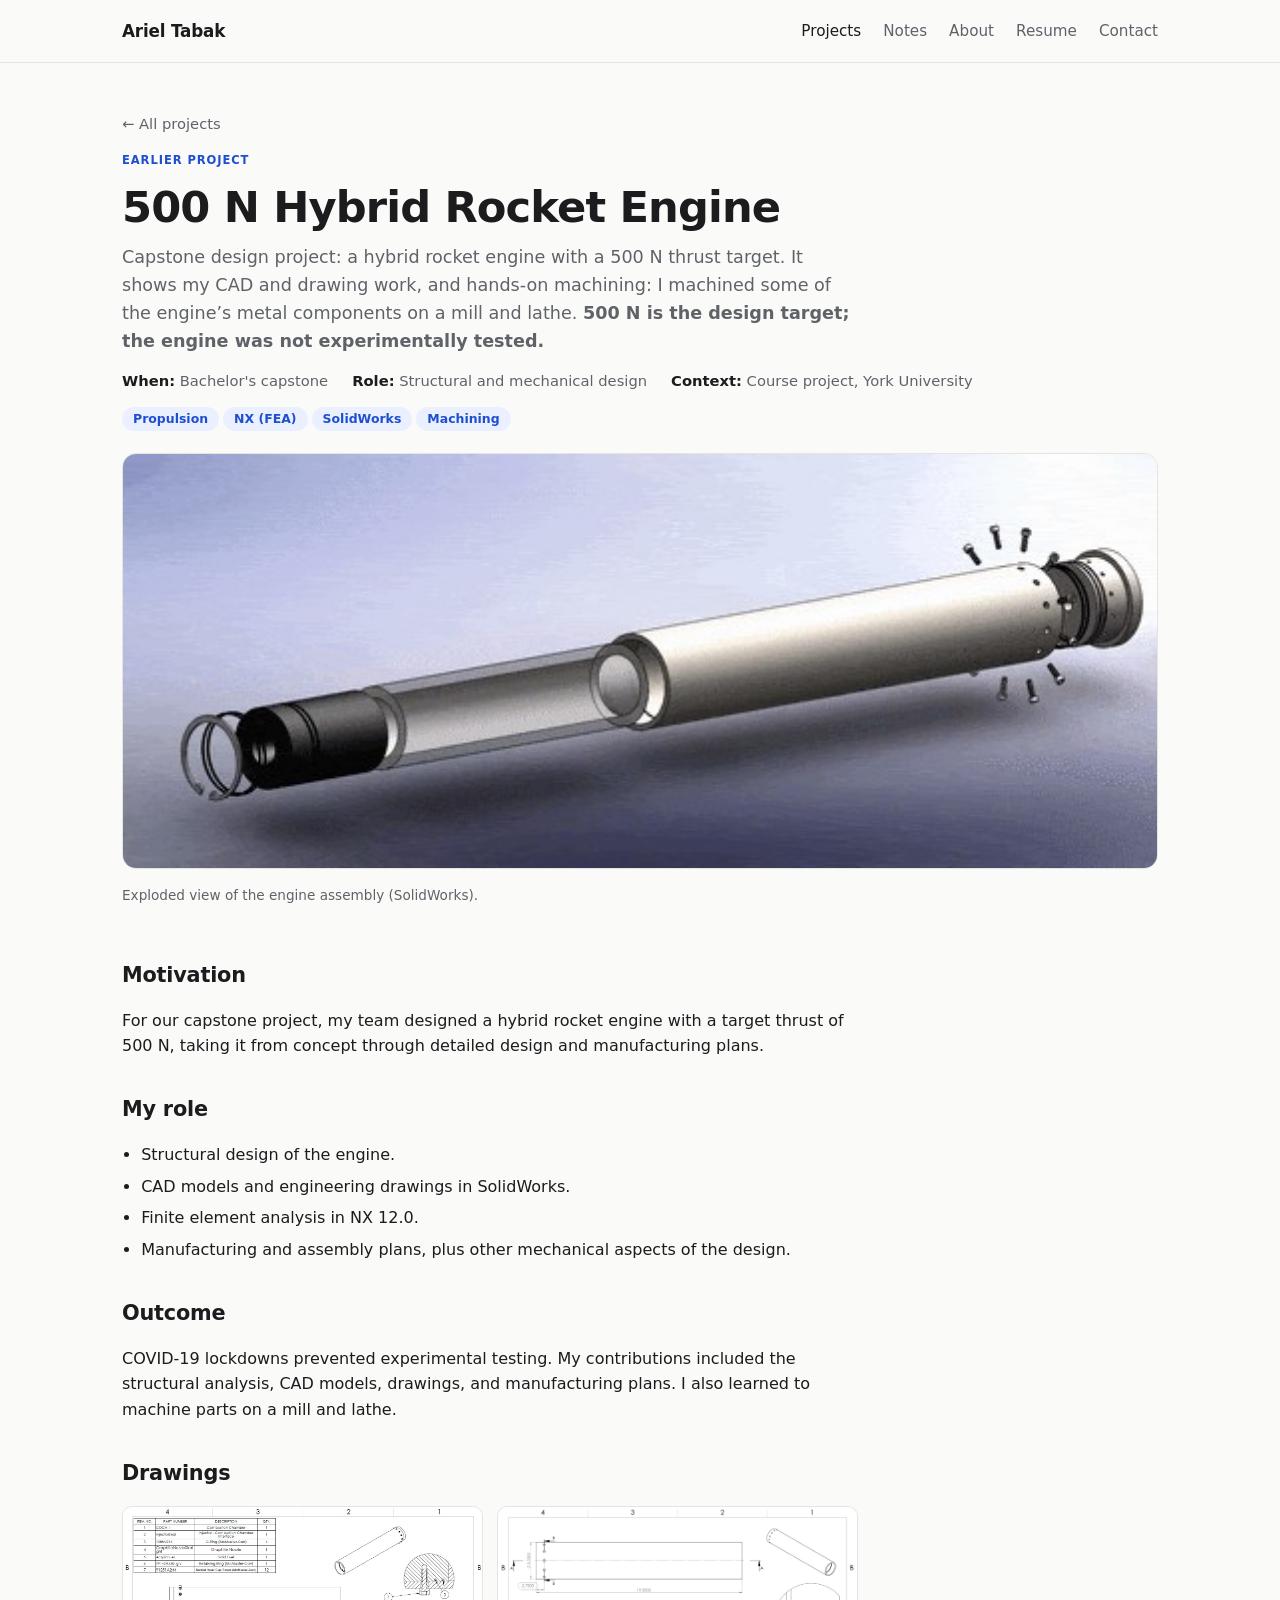
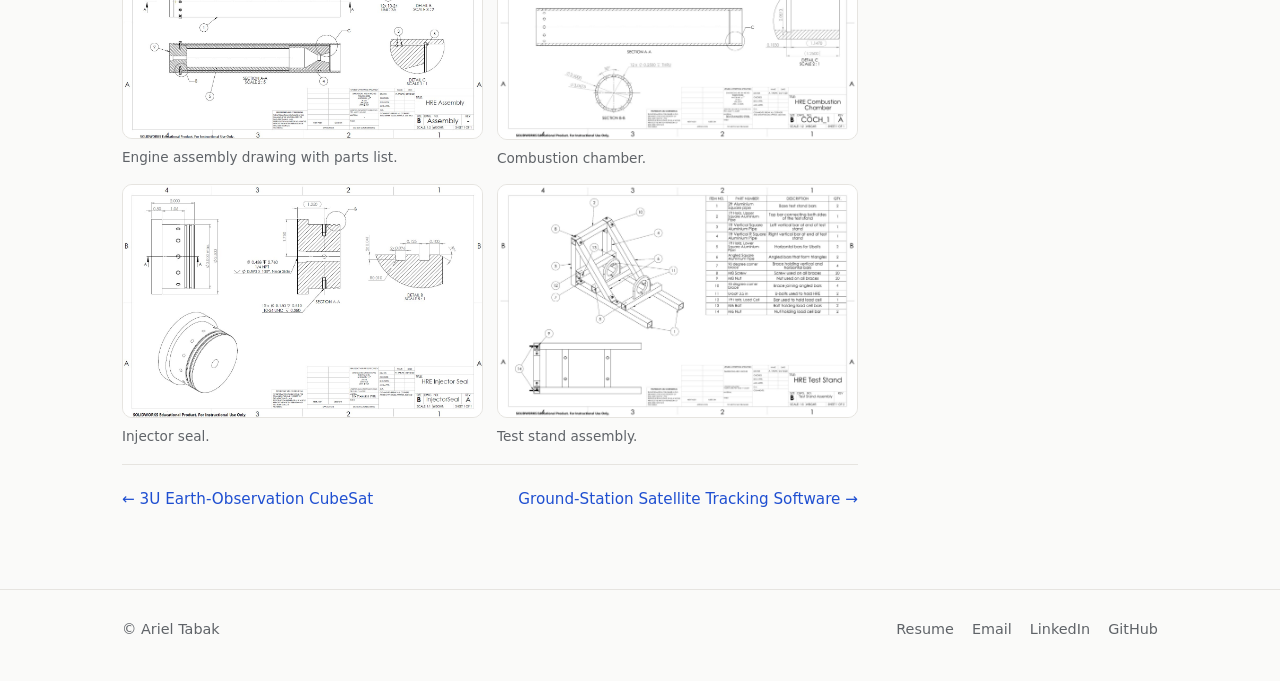
<file: projects/hybrid-rocket-engine.html>
<!DOCTYPE html>
<html lang="en">
<head>
<meta charset="utf-8">
<meta name="viewport" content="width=device-width, initial-scale=1">
<title>500&nbsp;N Hybrid Rocket Engine | Ariel Tabak</title>
<meta name="description" content="Ariel Tabak: mechanical design and simulation for R&amp;D (FEA, mold flow analysis, CAD and prototyping), with a background in space engineering. Projects and notes.">
<link rel="stylesheet" href="../assets/style.css?v=8">
</head>
<body>
<header class="site-header"><div class="wrap">
  <a class="brand" href="../index.html">Ariel Tabak</a>
  <nav class="nav">
    <a href="../projects.html" aria-current="page">Projects</a>
    <a href="../notes.html">Notes</a>
    <a href="../index.html#about">About</a>
    <a href="../Ariel_Tabak_Resume.pdf?v=2" target="_blank" rel="noopener">Resume</a>
    <a href="../index.html#contact">Contact</a>
  </nav>
</div></header>
<main class="wrap">
<div class="project-head">
  <a class="back" href="../projects.html#earlier">&larr; All projects</a>
  <span class="kicker page-kicker">Earlier project</span>
  <h1>500&nbsp;N Hybrid Rocket Engine</h1>
  <p class="summary">Capstone design project: a hybrid rocket engine with a 500&nbsp;N thrust target. It shows my CAD and drawing work, and hands-on machining: I machined some of the engine&rsquo;s metal components on a mill and lathe. <strong>500&nbsp;N is the design target; the engine was not experimentally tested.</strong></p>
  <div class="meta">
    <span><strong>When:</strong> Bachelor's capstone</span>
    <span><strong>Role:</strong> Structural and mechanical design</span>
    <span><strong>Context:</strong> Course project, York University</span>
  </div>
  <span class="tag">Propulsion</span><span class="tag">NX (FEA)</span><span class="tag">SolidWorks</span><span class="tag">Machining</span>
</div>

<figure class="hero-fig">
  <video class="hero-img" autoplay muted loop playsinline poster="../images/projects/hybrid-rocket-engine.jpg" aria-label="Animated exploded view of the hybrid rocket engine assembly">
    <source src="../images/projects/hybrid-rocket-engine.mp4" type="video/mp4">
  </video>
  <figcaption>Exploded view of the engine assembly (SolidWorks).</figcaption>
</figure>


<article class="prose">
  <h2>Motivation</h2>
  <p>For our capstone project, my team designed a hybrid rocket engine with a target thrust of 500&nbsp;N, taking it from concept through detailed design and manufacturing plans.</p>

  <h2>My role</h2>
  <ul>
    <li>Structural design of the engine.</li>
    <li>CAD models and engineering drawings in SolidWorks.</li>
    <li>Finite element analysis in NX 12.0.</li>
    <li>Manufacturing and assembly plans, plus other mechanical aspects of the design.</li>
  </ul>

  <h2>Outcome</h2>
  <p>COVID-19 lockdowns prevented experimental testing. My contributions included the structural analysis, CAD models, drawings, and manufacturing plans. I also learned to machine parts on a mill and lathe.</p>


  <h2>Drawings</h2>
  <div class="gallery">
    <figure><img src="../images/projects/hybrid-rocket-engine-assembly.jpg" alt="Engineering drawing of the full engine assembly with parts list" loading="lazy"><figcaption>Engine assembly drawing with parts list.</figcaption></figure>
    <figure><img src="../images/projects/hybrid-rocket-engine-chamber.jpg" alt="Engineering drawing of the combustion chamber" loading="lazy"><figcaption>Combustion chamber.</figcaption></figure>
    <figure><img src="../images/projects/hybrid-rocket-engine-injector.jpg" alt="Engineering drawing of the injector seal" loading="lazy"><figcaption>Injector seal.</figcaption></figure>
    <figure><img src="../images/projects/hybrid-rocket-engine-stand.jpg" alt="Engineering drawing of the test stand assembly" loading="lazy"><figcaption>Test stand assembly.</figcaption></figure>
  </div>

  <div class="next-prev">
    <a href="cubesat-3u.html">&larr; 3U Earth-Observation CubeSat</a>
    <a href="satellite-tracking-labview.html">Ground-Station Satellite Tracking Software &rarr;</a>
  </div>

</article>
</main>
<footer class="site-footer"><div class="wrap">
  <span>© Ariel Tabak</span>
  <span class="links">
    <a href="../Ariel_Tabak_Resume.pdf?v=2" target="_blank" rel="noopener">Resume</a>
    <a href="mailto:arieltabak@gmail.com">Email</a>
    <a href="https://www.linkedin.com/in/ariel-tabak/" target="_blank" rel="noopener">LinkedIn</a>
    <a href="https://github.com/arltabak" target="_blank" rel="noopener">GitHub</a>
  </span>
</div></footer>
<script src="../assets/lightbox.js?v=4" defer></script>
</body>
</html>
</file>
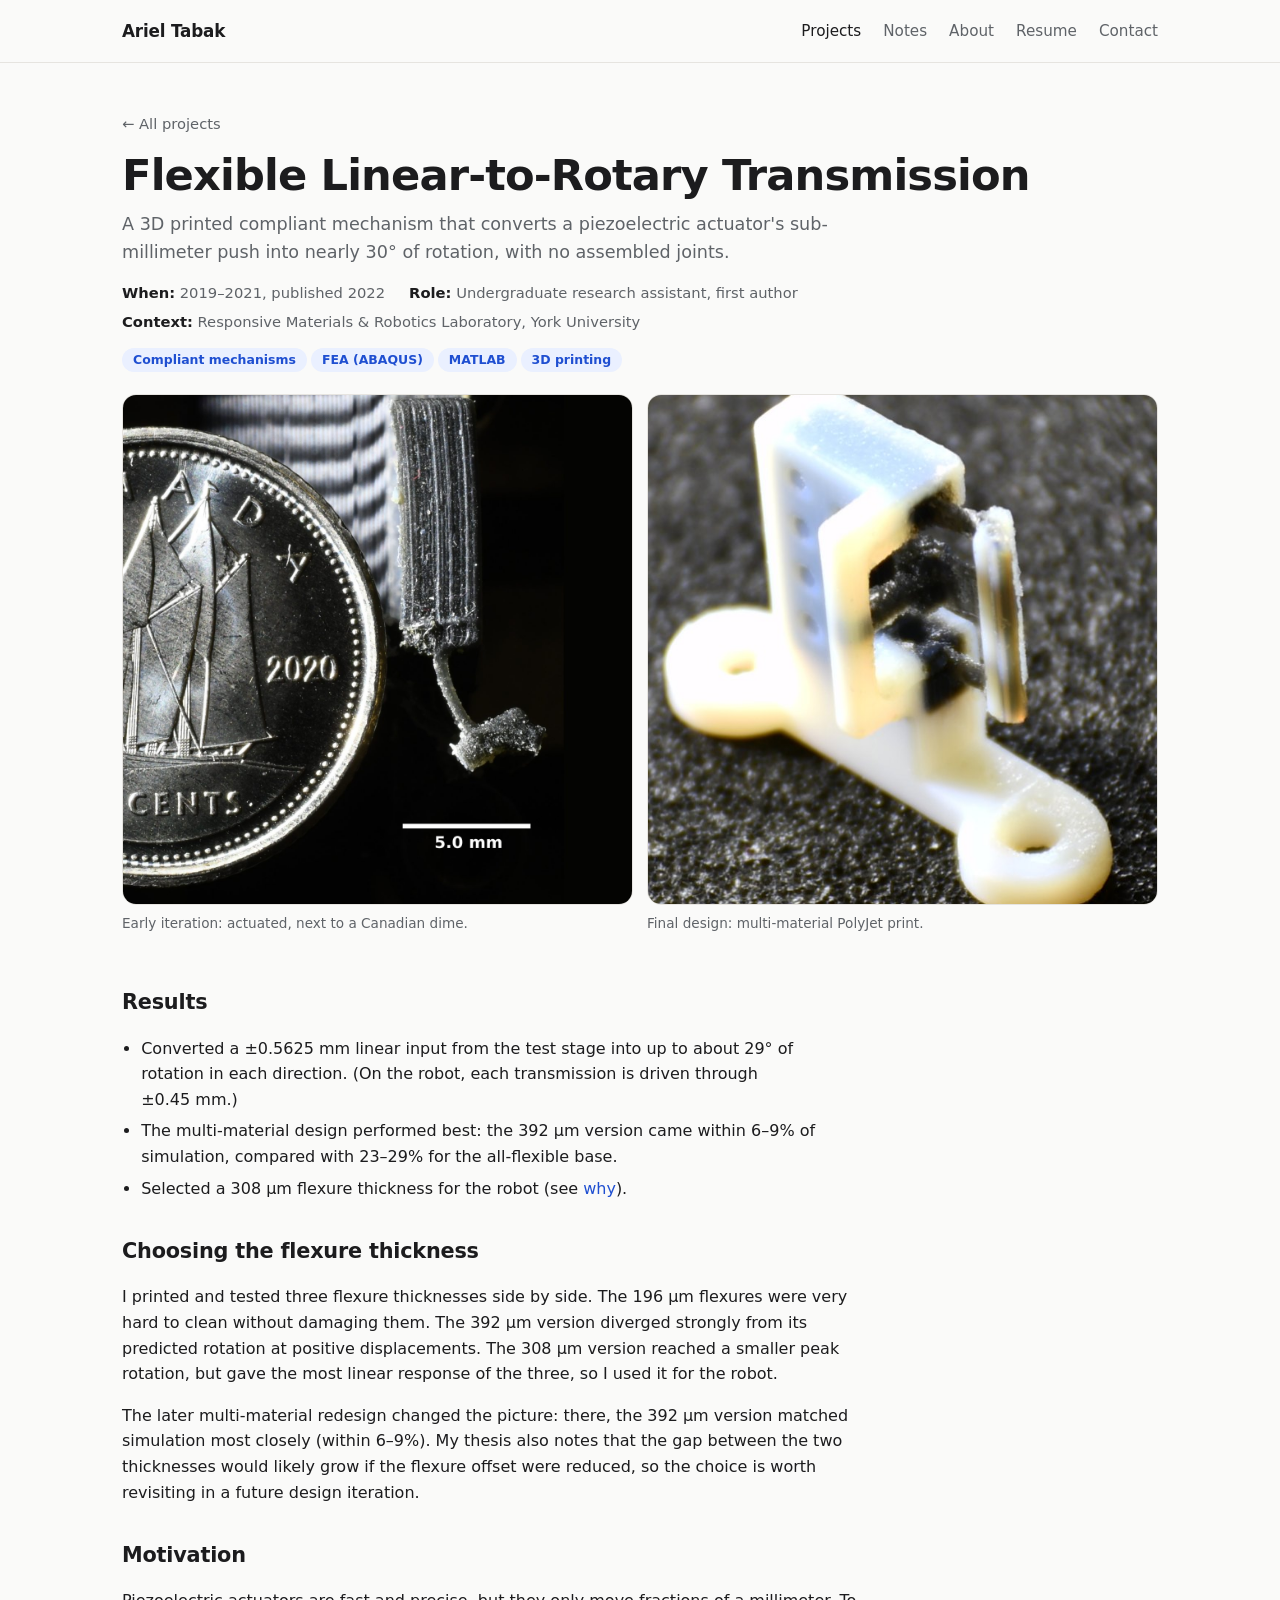
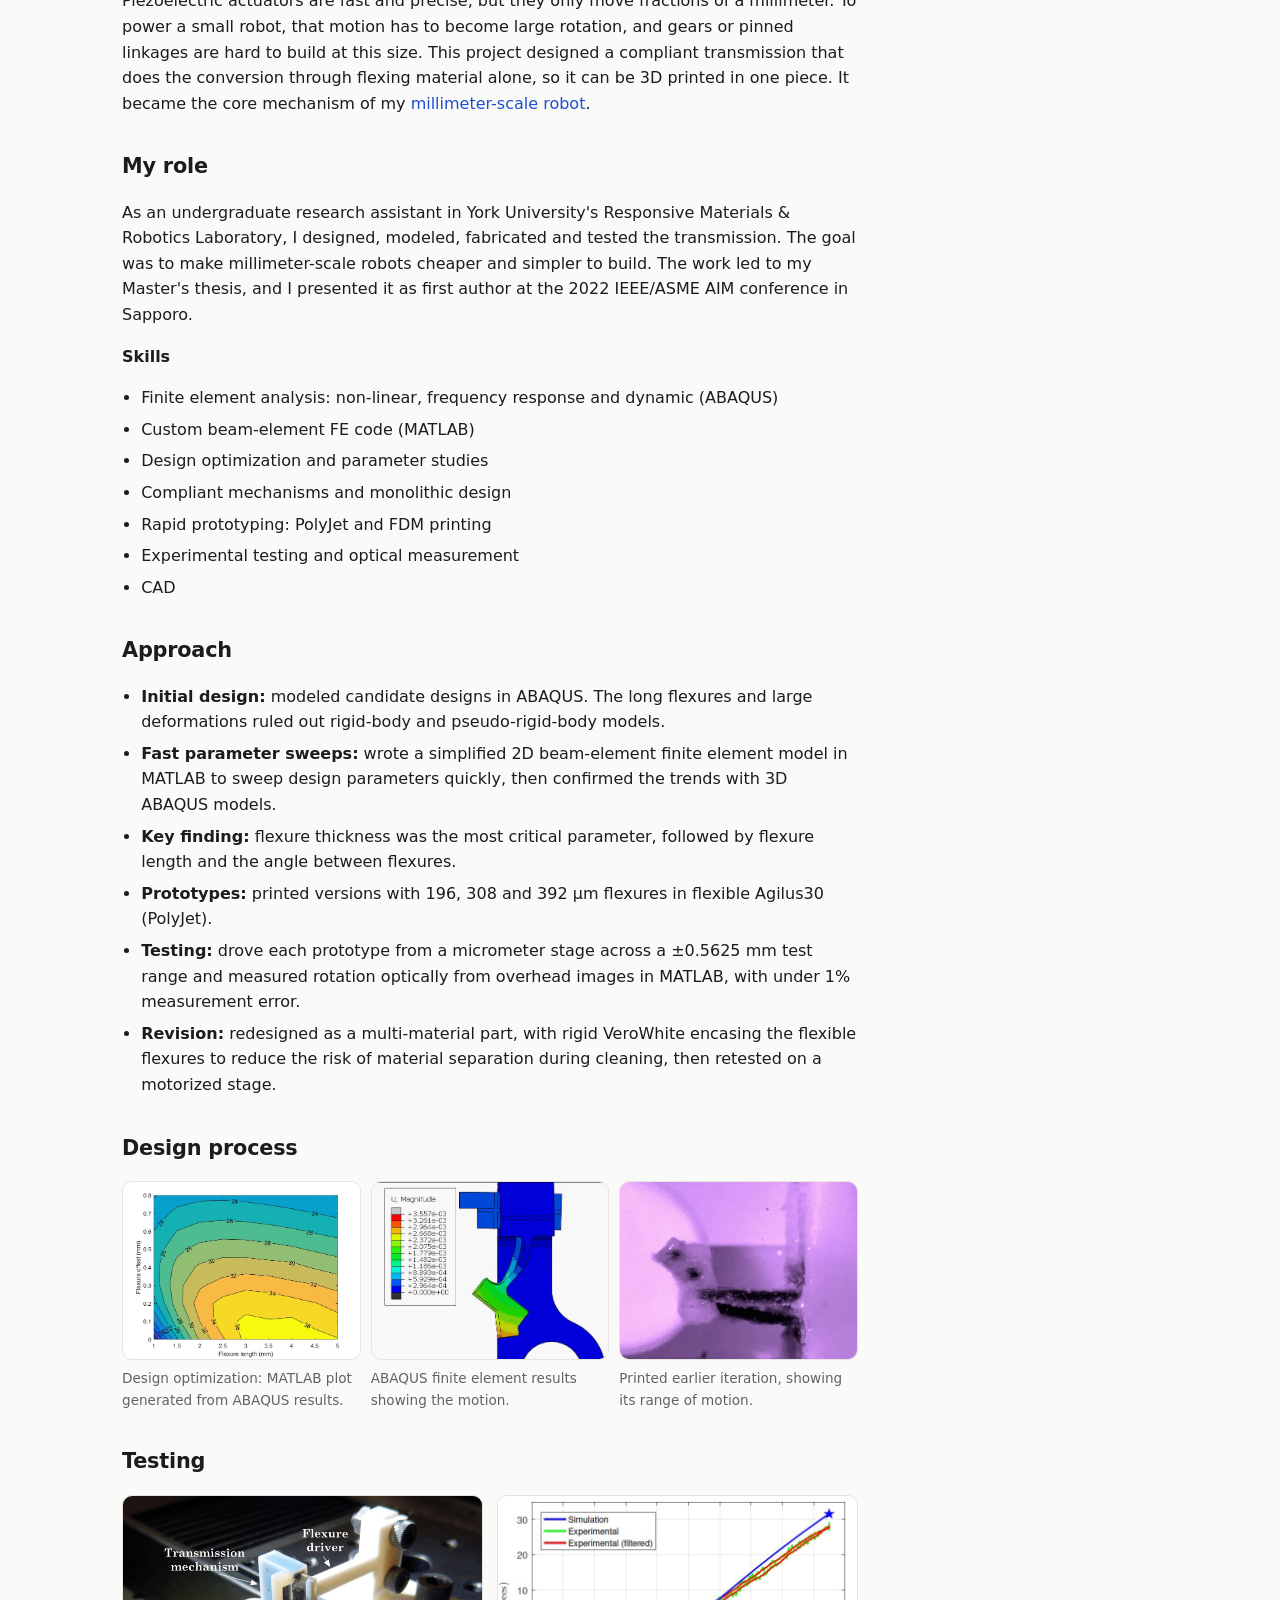
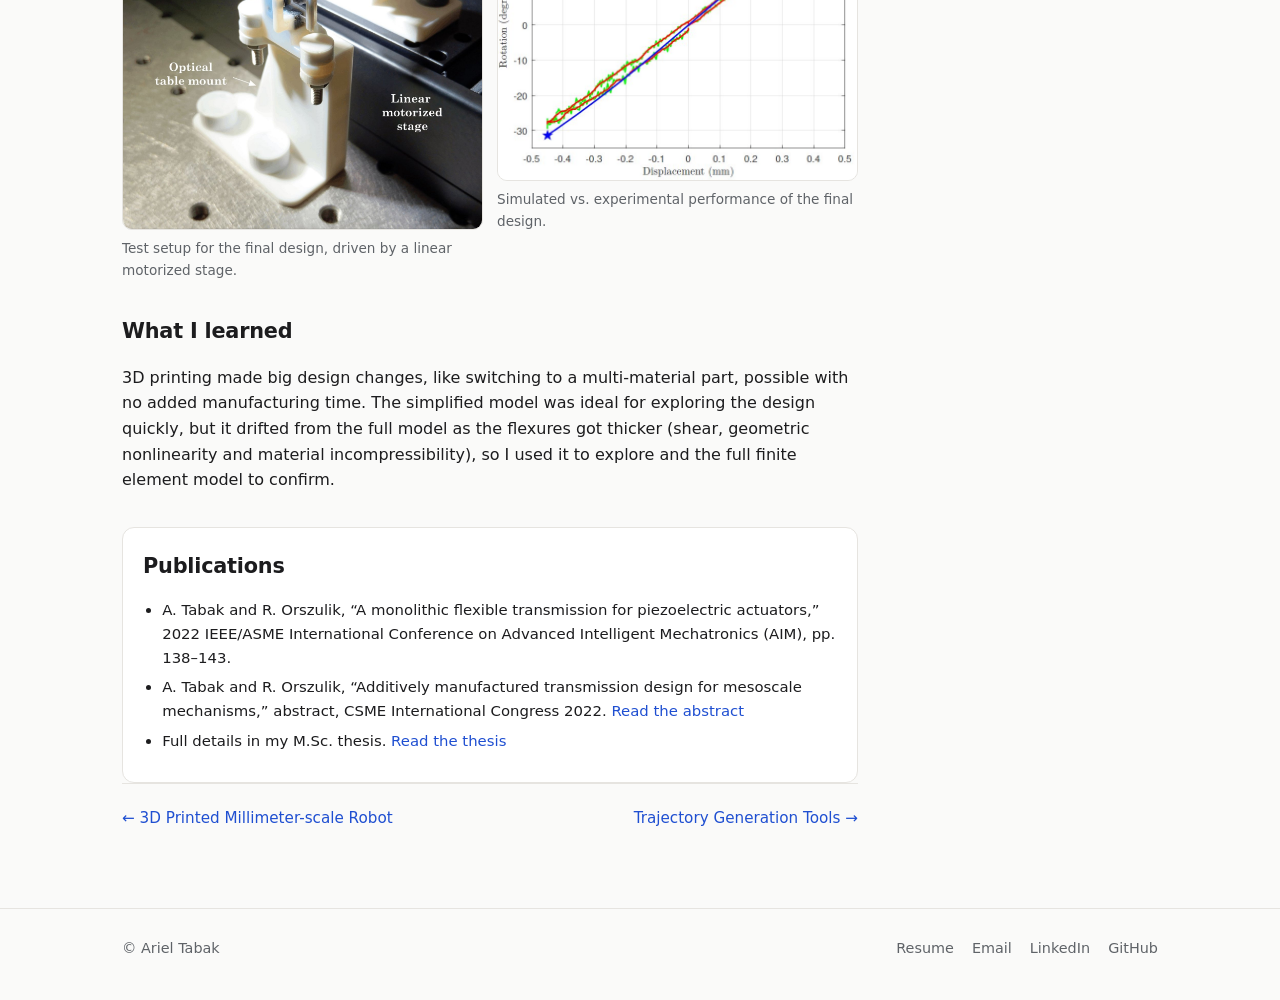
<file: projects/linear-to-rotary-transmission.html>
<!DOCTYPE html>
<html lang="en">
<head>
<meta charset="utf-8">
<meta name="viewport" content="width=device-width, initial-scale=1">
<title>Flexible Linear-to-Rotary Transmission | Ariel Tabak</title>
<meta name="description" content="Ariel Tabak: mechanical design and simulation for R&amp;D (FEA, mold flow analysis, CAD and prototyping), with a background in space engineering. Projects and notes.">
<link rel="stylesheet" href="../assets/style.css?v=8">
</head>
<body>
<header class="site-header"><div class="wrap">
  <a class="brand" href="../index.html">Ariel Tabak</a>
  <nav class="nav">
    <a href="../projects.html" aria-current="page">Projects</a>
    <a href="../notes.html">Notes</a>
    <a href="../index.html#about">About</a>
    <a href="../Ariel_Tabak_Resume.pdf?v=2" target="_blank" rel="noopener">Resume</a>
    <a href="../index.html#contact">Contact</a>
  </nav>
</div></header>
<main class="wrap">
<div class="project-head">
  <a class="back" href="../projects.html#research">&larr; All projects</a>
  <h1>Flexible Linear-to-Rotary Transmission</h1>
  <p class="summary">A 3D printed compliant mechanism that converts a piezoelectric actuator's sub-millimeter push into nearly 30&deg; of rotation, with no assembled joints.</p>
  <div class="meta">
    <span><strong>When:</strong> 2019&ndash;2021, published 2022</span>
    <span><strong>Role:</strong> Undergraduate research assistant, first author</span>
    <span><strong>Context:</strong> Responsive Materials &amp; Robotics Laboratory, York University</span>
  </div>
  <span class="tag">Compliant mechanisms</span><span class="tag">FEA (ABAQUS)</span><span class="tag">MATLAB</span><span class="tag">3D printing</span>
</div>

<div class="hero-pair">
  <figure><img src="../images/projects/linear-to-rotary-transmission.jpg" alt="An earlier printed iteration of the transmission in its actuated position next to a Canadian dime"><figcaption>Early iteration: actuated, next to a Canadian dime.</figcaption></figure>
  <figure><img src="../images/projects/linear-to-rotary-transmission-final.jpg" alt="Final multi-material transmission design after cleaning"><figcaption>Final design: multi-material PolyJet print.</figcaption></figure>
</div>


<article class="prose">
  <h2>Results</h2>
  <ul>
    <li>Converted a &plusmn;0.5625&nbsp;mm linear input from the test stage into up to about 29&deg; of rotation in each direction. (On the robot, each transmission is driven through &plusmn;0.45&nbsp;mm.)</li>
    <li>The multi-material design performed best: the 392&nbsp;&micro;m version came within 6&ndash;9% of simulation, compared with 23&ndash;29% for the all-flexible base.</li>
    <li>Selected a 308&nbsp;&micro;m flexure thickness for the robot (see <a href="#thickness">why</a>).</li>
  </ul>

  <h2 id="thickness">Choosing the flexure thickness</h2>
  <p>I printed and tested three flexure thicknesses side by side. The 196&nbsp;&micro;m flexures were very hard to clean without damaging them.
     The 392&nbsp;&micro;m version diverged strongly from its predicted rotation at positive displacements.
     The 308&nbsp;&micro;m version reached a smaller peak rotation, but gave the most linear response of the three, so I used it for the robot.</p>
  <p>The later multi-material redesign changed the picture: there, the 392&nbsp;&micro;m version matched simulation most closely (within 6&ndash;9%).
     My thesis also notes that the gap between the two thicknesses would likely grow if the flexure offset were reduced, so the choice is worth revisiting in a future design iteration.</p>

  <h2>Motivation</h2>
  <p>Piezoelectric actuators are fast and precise, but they only move fractions of a millimeter. To power a small robot, that motion has to become large rotation, and gears or pinned linkages are hard to build at this size.
     This project designed a compliant transmission that does the conversion through flexing material alone, so it can be 3D printed in one piece. It became the core mechanism of my <a href="millimeter-scale-robot.html">millimeter-scale robot</a>.</p>

  <h2>My role</h2>
  <p>As an undergraduate research assistant in York University's Responsive Materials &amp; Robotics Laboratory, I designed, modeled, fabricated and tested the transmission. The goal was to make millimeter-scale robots cheaper and simpler to build. The work led to my Master's thesis, and I presented it as first author at the 2022 IEEE/ASME AIM conference in Sapporo.</p>
  <p class="skills-label"><strong>Skills</strong></p>
  <ul class="skill-list">
    <li>Finite element analysis: non-linear, frequency response and dynamic (ABAQUS)</li>
    <li>Custom beam-element FE code (MATLAB)</li>
    <li>Design optimization and parameter studies</li>
    <li>Compliant mechanisms and monolithic design</li>
    <li>Rapid prototyping: PolyJet and FDM printing</li>
    <li>Experimental testing and optical measurement</li>
    <li>CAD</li>
  </ul>

  <h2>Approach</h2>
  <ul>
    <li><strong>Initial design:</strong> modeled candidate designs in ABAQUS. The long flexures and large deformations ruled out rigid-body and pseudo-rigid-body models.</li>
    <li><strong>Fast parameter sweeps:</strong> wrote a simplified 2D beam-element finite element model in MATLAB to sweep design parameters quickly, then confirmed the trends with 3D ABAQUS models.</li>
    <li><strong>Key finding:</strong> flexure thickness was the most critical parameter, followed by flexure length and the angle between flexures.</li>
    <li><strong>Prototypes:</strong> printed versions with 196, 308 and 392&nbsp;&micro;m flexures in flexible Agilus30 (PolyJet).</li>
    <li><strong>Testing:</strong> drove each prototype from a micrometer stage across a &plusmn;0.5625&nbsp;mm test range and measured rotation optically from overhead images in MATLAB, with under 1% measurement error.</li>
    <li><strong>Revision:</strong> redesigned as a multi-material part, with rigid VeroWhite encasing the flexible flexures to reduce the risk of material separation during cleaning, then retested on a motorized stage.</li>
  </ul>

  <h2>Design process</h2>
  <div class="gallery three even">
    <figure><img src="../images/projects/linear-to-rotary-transmission-optimization.jpg" alt="Contour plot of predicted rotation versus flexure length and flexure offset" loading="lazy"><figcaption>Design optimization: MATLAB plot generated from ABAQUS results.</figcaption></figure>
    <figure><video src="../images/projects/linear-to-rotary-transmission-fea.mp4" poster="../images/projects/linear-to-rotary-transmission-fea.jpg" autoplay muted loop playsinline aria-label="Animated ABAQUS displacement result of an earlier design"></video><figcaption>ABAQUS finite element results showing the motion.</figcaption></figure>
    <figure><video src="../images/projects/linear-to-rotary-transmission-motion.mp4" poster="../images/projects/linear-to-rotary-transmission-motion.jpg" autoplay muted loop playsinline aria-label="Video of the printed earlier design rotating under actuation"></video><figcaption>Printed earlier iteration, showing its range of motion.</figcaption></figure>
  </div>

  <h2>Testing</h2>
  <div class="gallery">
    <figure><img src="../images/projects/linear-to-rotary-transmission-rig.jpg" alt="Test rig with transmission, flexure driver, optical table mount and linear motorized stage" loading="lazy"><figcaption>Test setup for the final design, driven by a linear motorized stage.</figcaption></figure>
    <figure><img src="../images/projects/linear-to-rotary-transmission-results.jpg" alt="Plot of rotation versus displacement comparing simulation and experiment" loading="lazy"><figcaption>Simulated vs. experimental performance of the final design.</figcaption></figure>
  </div>

  <h2>What I learned</h2>
  <p>3D printing made big design changes, like switching to a multi-material part, possible with no added manufacturing time.
     The simplified model was ideal for exploring the design quickly, but it drifted from the full model as the flexures got thicker (shear, geometric nonlinearity and material incompressibility),
     so I used it to explore and the full finite element model to confirm.</p>

  <div class="pubs">
    <h2>Publications</h2>
    <ul>
      <li>A. Tabak and R. Orszulik, &ldquo;A monolithic flexible transmission for piezoelectric actuators,&rdquo; 2022 IEEE/ASME International Conference on Advanced Intelligent Mechatronics (AIM), pp. 138&ndash;143.</li>
      <li>A. Tabak and R. Orszulik, &ldquo;Additively manufactured transmission design for mesoscale mechanisms,&rdquo; abstract, CSME International Congress 2022. <a href="https://era.library.ualberta.ca/items/09b4dc64-0eb9-4151-b798-829a43f83eba" target="_blank" rel="noopener">Read the abstract</a></li>
      <li>Full details in my M.Sc. thesis. <a href="https://hdl.handle.net/10315/42393" target="_blank" rel="noopener">Read the thesis</a></li>
    </ul>
  </div>

  <div class="next-prev">
    <a href="millimeter-scale-robot.html">&larr; 3D Printed Millimeter-scale Robot</a>
    <a href="trajectory-generation-tools.html">Trajectory Generation Tools &rarr;</a>
  </div>

</article>
</main>
<footer class="site-footer"><div class="wrap">
  <span>© Ariel Tabak</span>
  <span class="links">
    <a href="../Ariel_Tabak_Resume.pdf?v=2" target="_blank" rel="noopener">Resume</a>
    <a href="mailto:arieltabak@gmail.com">Email</a>
    <a href="https://www.linkedin.com/in/ariel-tabak/" target="_blank" rel="noopener">LinkedIn</a>
    <a href="https://github.com/arltabak" target="_blank" rel="noopener">GitHub</a>
  </span>
</div></footer>
<script src="../assets/lightbox.js?v=4" defer></script>
</body>
</html>
</file>
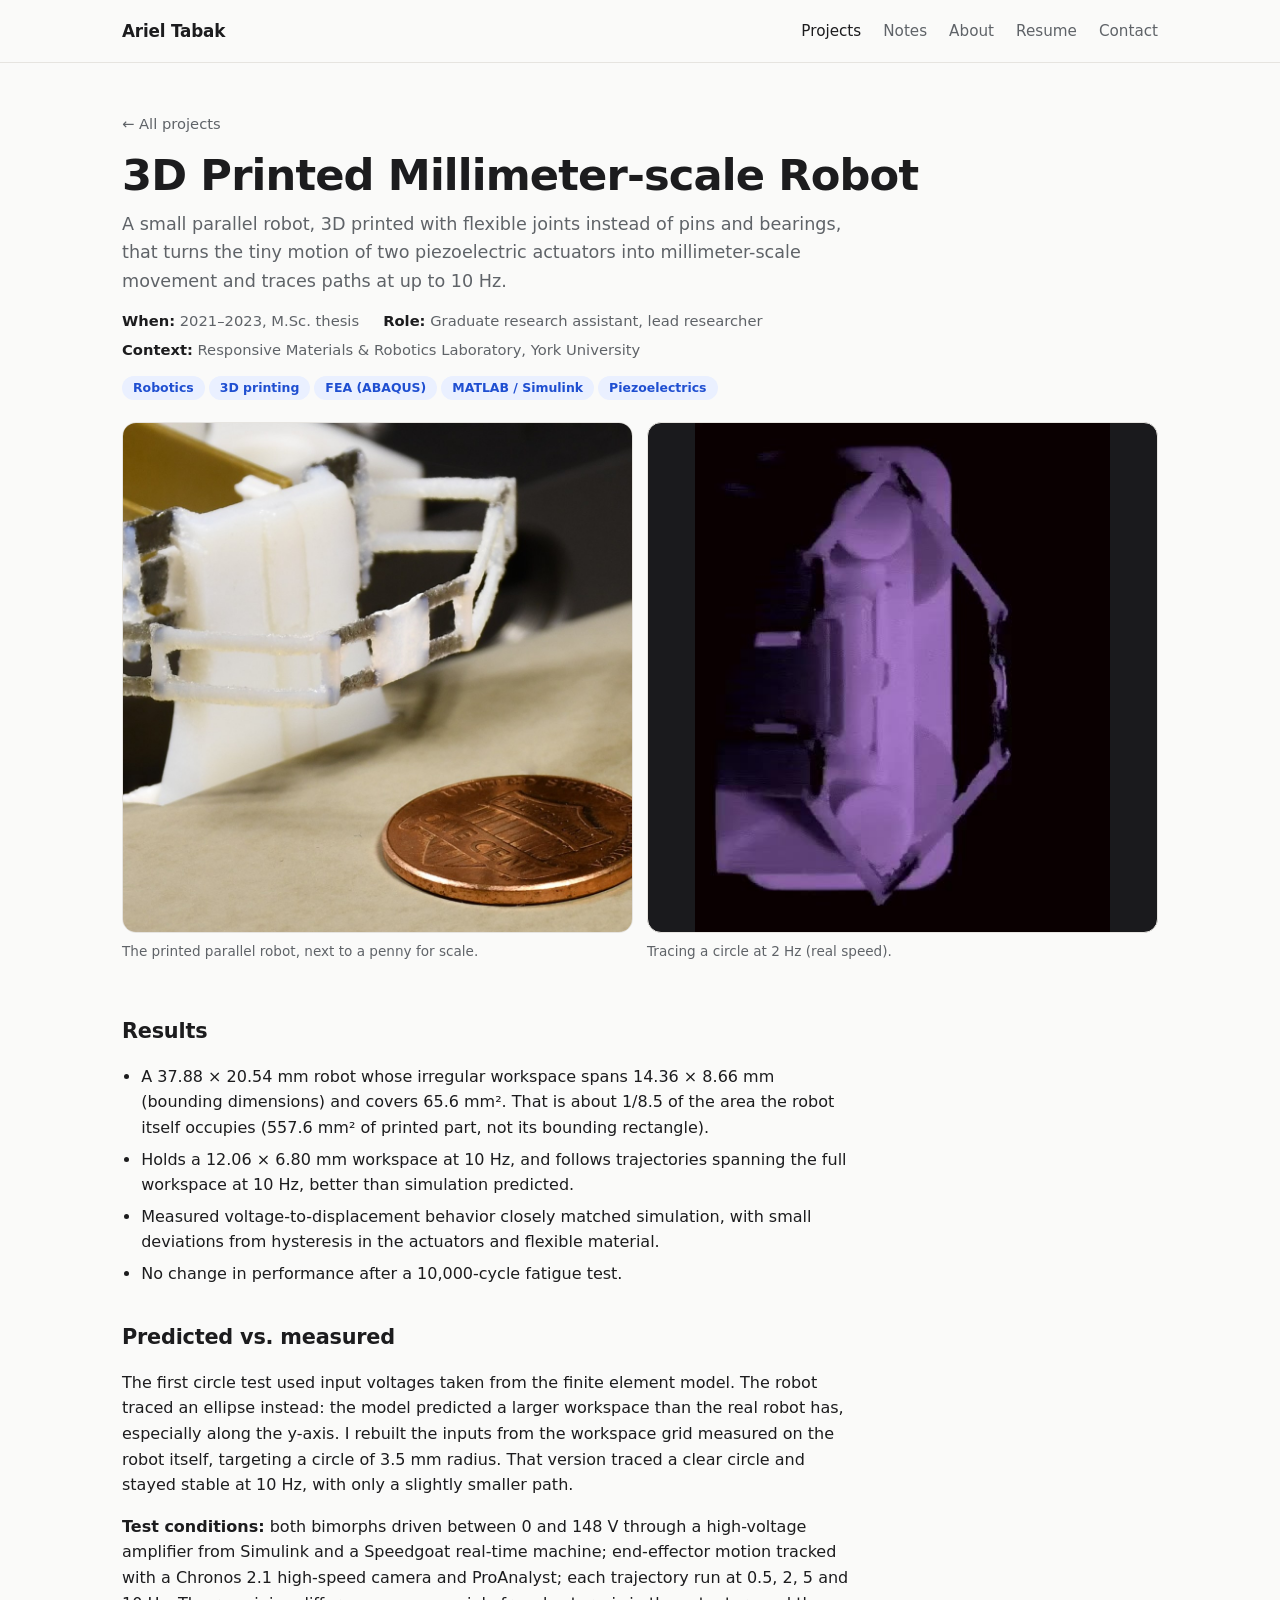
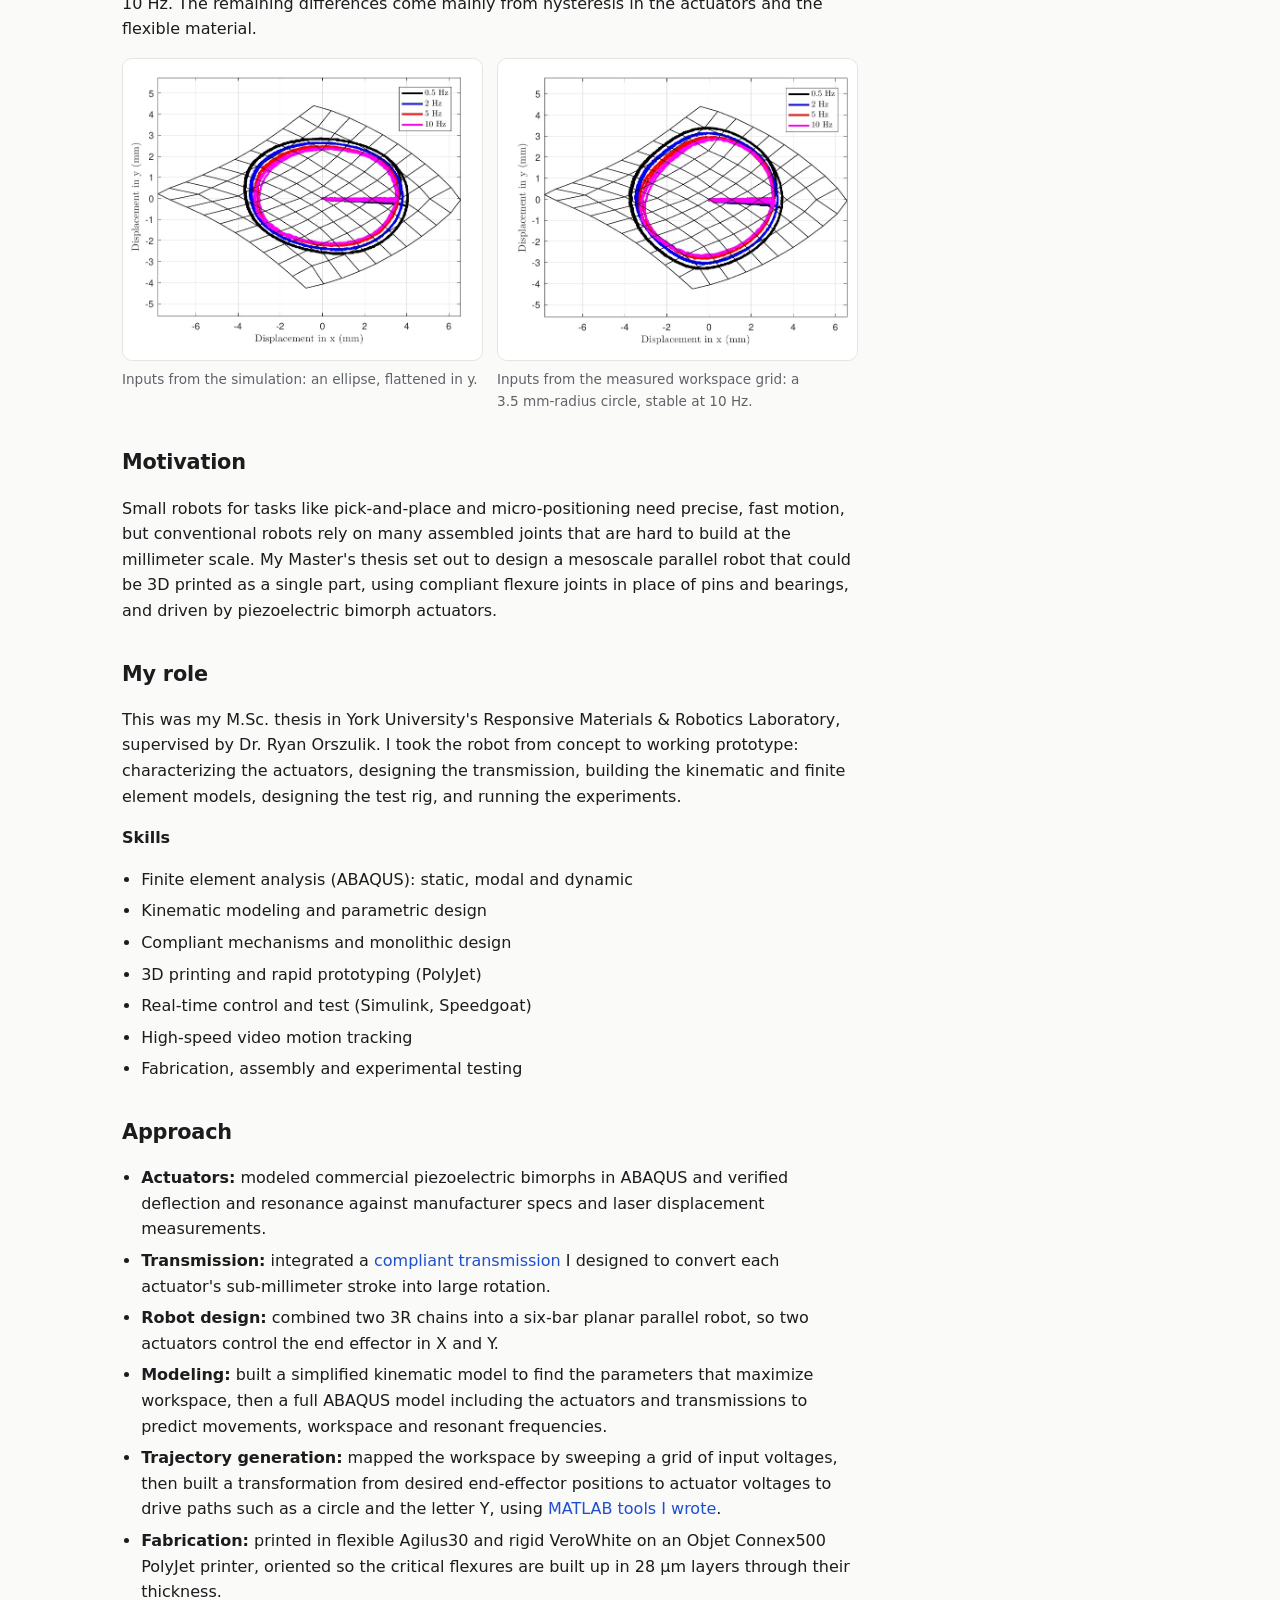
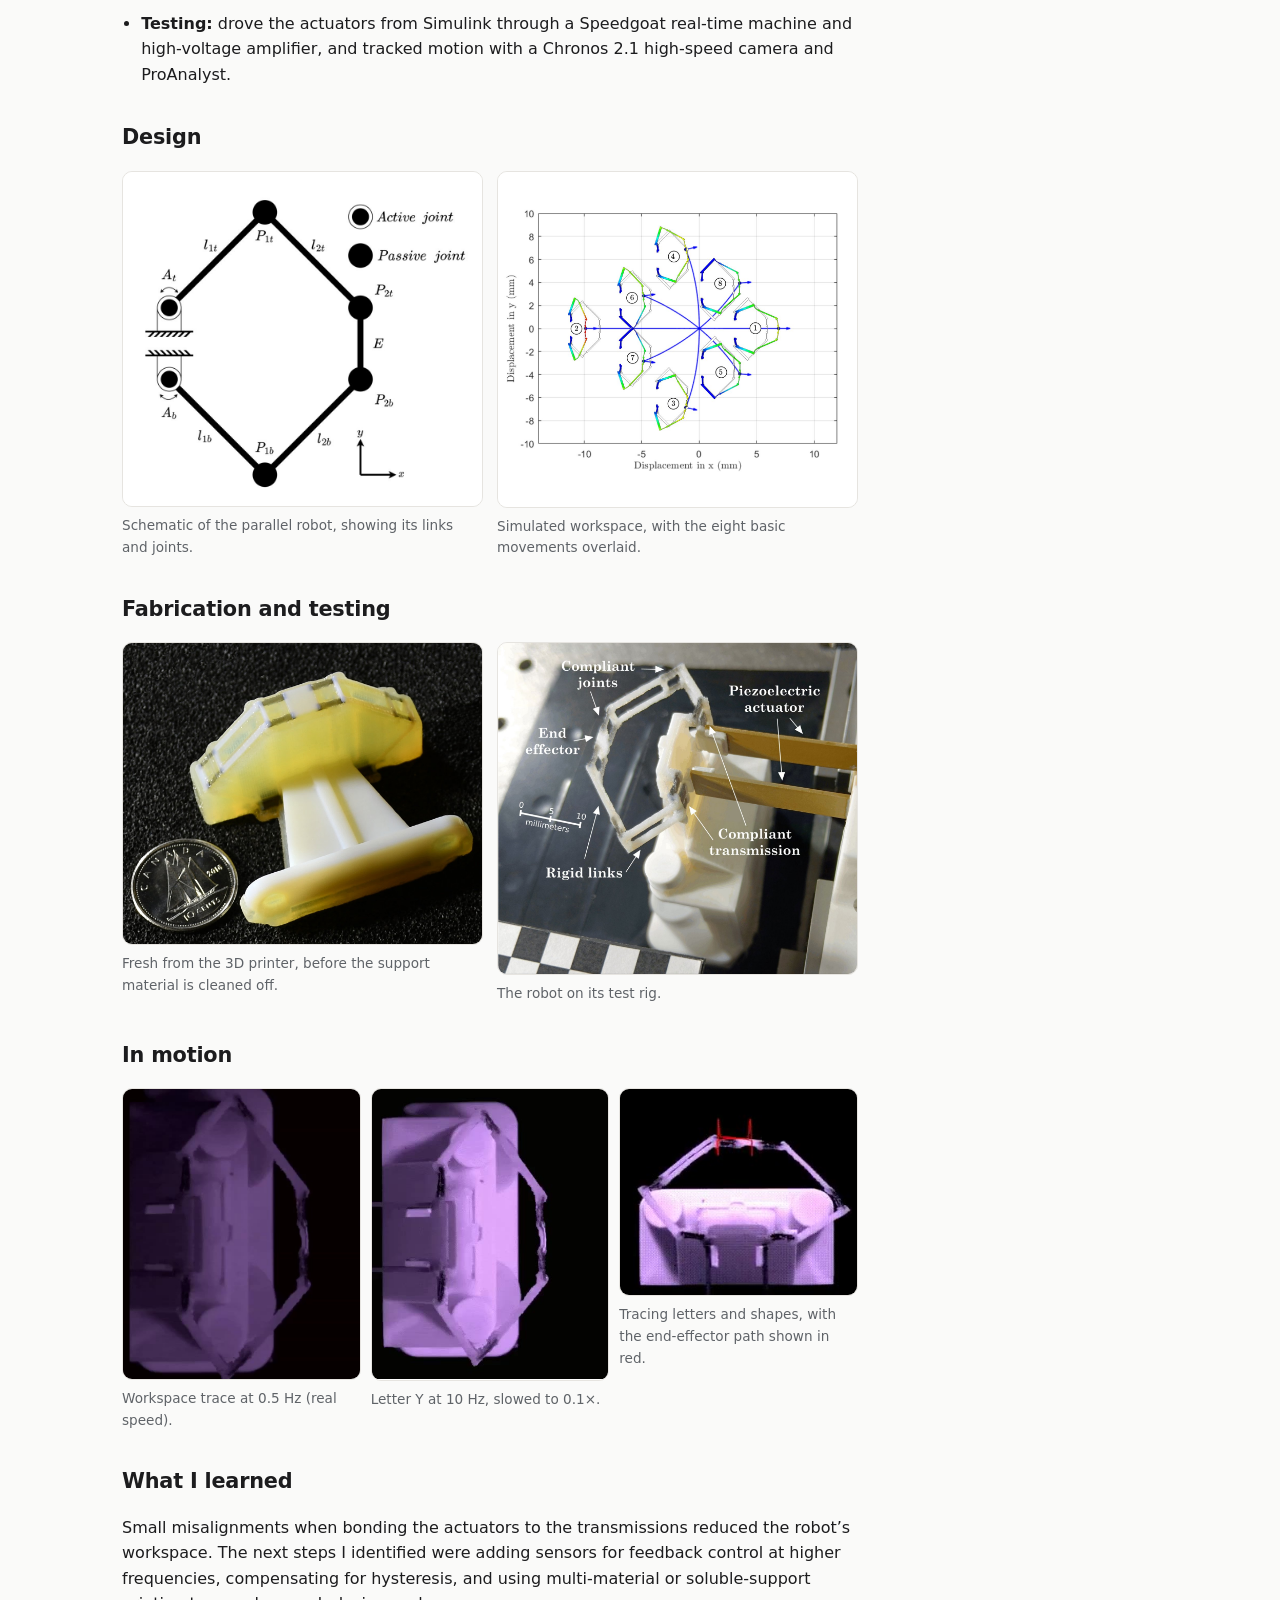
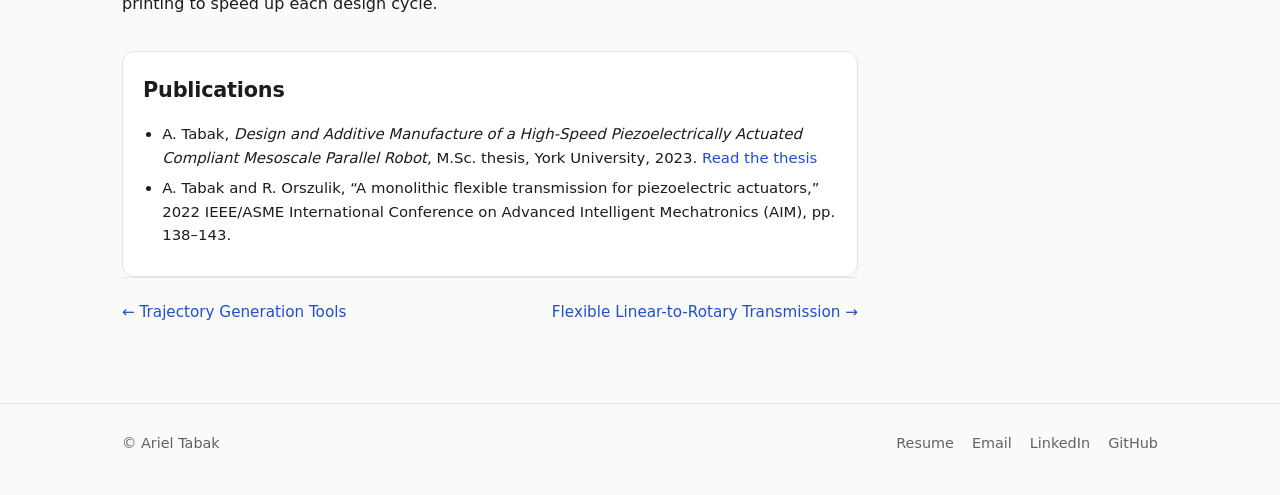
<file: projects/millimeter-scale-robot.html>
<!DOCTYPE html>
<html lang="en">
<head>
<meta charset="utf-8">
<meta name="viewport" content="width=device-width, initial-scale=1">
<title>3D Printed Millimeter-scale Robot | Ariel Tabak</title>
<meta name="description" content="Ariel Tabak: mechanical design and simulation for R&amp;D (FEA, mold flow analysis, CAD and prototyping), with a background in space engineering. Projects and notes.">
<link rel="stylesheet" href="../assets/style.css?v=8">
</head>
<body>
<header class="site-header"><div class="wrap">
  <a class="brand" href="../index.html">Ariel Tabak</a>
  <nav class="nav">
    <a href="../projects.html" aria-current="page">Projects</a>
    <a href="../notes.html">Notes</a>
    <a href="../index.html#about">About</a>
    <a href="../Ariel_Tabak_Resume.pdf?v=2" target="_blank" rel="noopener">Resume</a>
    <a href="../index.html#contact">Contact</a>
  </nav>
</div></header>
<main class="wrap">
<div class="project-head">
  <a class="back" href="../projects.html#research">&larr; All projects</a>
  <h1>3D Printed Millimeter-scale Robot</h1>
  <p class="summary">A small parallel robot, 3D printed with flexible joints instead of pins and bearings, that turns the tiny motion of two piezoelectric actuators into millimeter-scale movement and traces paths at up to 10&nbsp;Hz.</p>
  <div class="meta">
    <span><strong>When:</strong> 2021&ndash;2023, M.Sc. thesis</span>
    <span><strong>Role:</strong> Graduate research assistant, lead researcher</span>
    <span><strong>Context:</strong> Responsive Materials &amp; Robotics Laboratory, York University</span>
  </div>
  <span class="tag">Robotics</span><span class="tag">3D printing</span><span class="tag">FEA (ABAQUS)</span><span class="tag">MATLAB / Simulink</span><span class="tag">Piezoelectrics</span>
</div>

<div class="hero-pair">
  <figure><img src="../images/projects/millimeter-scale-robot.jpg" alt="The 3D printed parallel robot next to a US penny for scale"><figcaption>The printed parallel robot, next to a penny for scale.</figcaption></figure>
  <figure><video src="../images/projects/millimeter-scale-robot-circle.mp4" poster="../images/projects/millimeter-scale-robot-circle.jpg" autoplay muted loop playsinline aria-label="The robot tracing a circle"></video><figcaption>Tracing a circle at 2&nbsp;Hz (real speed).</figcaption></figure>
</div>


<article class="prose">
  <h2>Results</h2>
  <ul>
    <li>A 37.88 &times; 20.54&nbsp;mm robot whose irregular workspace spans 14.36 &times; 8.66&nbsp;mm (bounding dimensions) and covers 65.6&nbsp;mm&sup2;. That is about 1/8.5 of the area the robot itself occupies (557.6&nbsp;mm&sup2; of printed part, not its bounding rectangle).</li>
    <li>Holds a 12.06 &times; 6.80&nbsp;mm workspace at 10&nbsp;Hz, and follows trajectories spanning the full workspace at 10&nbsp;Hz, better than simulation predicted.</li>
    <li>Measured voltage-to-displacement behavior closely matched simulation, with small deviations from hysteresis in the actuators and flexible material.</li>
    <li>No change in performance after a 10,000-cycle fatigue test.</li>
  </ul>

  <h2>Predicted vs. measured</h2>
  <p>The first circle test used input voltages taken from the finite element model. The robot traced an ellipse instead: the model predicted a larger workspace than the real robot has, especially along the y-axis.
     I rebuilt the inputs from the workspace grid measured on the robot itself, targeting a circle of 3.5&nbsp;mm radius. That version traced a clear circle and stayed stable at 10&nbsp;Hz, with only a slightly smaller path.</p>
  <p><strong>Test conditions:</strong> both bimorphs driven between 0 and 148&nbsp;V through a high-voltage amplifier from Simulink and a Speedgoat real-time machine; end-effector motion tracked with a Chronos 2.1 high-speed camera and ProAnalyst; each trajectory run at 0.5, 2, 5 and 10&nbsp;Hz.
     The remaining differences come mainly from hysteresis in the actuators and the flexible material.</p>
  <div class="gallery">
    <figure><img src="../images/projects/millimeter-scale-robot-circle-predicted.jpg" alt="Circle trajectory results using simulation-derived inputs, showing elliptical paths at 0.5 to 10 Hz over the workspace grid" loading="lazy"><figcaption>Inputs from the simulation: an ellipse, flattened in y.</figcaption></figure>
    <figure><img src="../images/projects/millimeter-scale-robot-circle-measured.jpg" alt="Circle trajectory results using inputs from the measured workspace grid, showing near-circular paths at 0.5 to 10 Hz" loading="lazy"><figcaption>Inputs from the measured workspace grid: a 3.5&nbsp;mm-radius circle, stable at 10&nbsp;Hz.</figcaption></figure>
  </div>

  <h2>Motivation</h2>
  <p>Small robots for tasks like pick-and-place and micro-positioning need precise, fast motion, but conventional robots rely on many assembled joints that are hard to build at the millimeter scale.
     My Master's thesis set out to design a mesoscale parallel robot that could be 3D printed as a single part, using compliant flexure joints in place of pins and bearings, and driven by piezoelectric bimorph actuators.</p>

  <h2>My role</h2>
  <p>This was my M.Sc. thesis in York University's Responsive Materials &amp; Robotics Laboratory, supervised by Dr. Ryan Orszulik. I took the robot from concept to working prototype:
     characterizing the actuators, designing the transmission, building the kinematic and finite element models, designing the test rig, and running the experiments.</p>
  <p class="skills-label"><strong>Skills</strong></p>
  <ul class="skill-list">
    <li>Finite element analysis (ABAQUS): static, modal and dynamic</li>
    <li>Kinematic modeling and parametric design</li>
    <li>Compliant mechanisms and monolithic design</li>
    <li>3D printing and rapid prototyping (PolyJet)</li>
    <li>Real-time control and test (Simulink, Speedgoat)</li>
    <li>High-speed video motion tracking</li>
    <li>Fabrication, assembly and experimental testing</li>
  </ul>

  <h2>Approach</h2>
  <ul>
    <li><strong>Actuators:</strong> modeled commercial piezoelectric bimorphs in ABAQUS and verified deflection and resonance against manufacturer specs and laser displacement measurements.</li>
    <li><strong>Transmission:</strong> integrated a <a href="linear-to-rotary-transmission.html">compliant transmission</a> I designed to convert each actuator's sub-millimeter stroke into large rotation.</li>
    <li><strong>Robot design:</strong> combined two 3R chains into a six-bar planar parallel robot, so two actuators control the end effector in X and Y.</li>
    <li><strong>Modeling:</strong> built a simplified kinematic model to find the parameters that maximize workspace, then a full ABAQUS model including the actuators and transmissions to predict movements, workspace and resonant frequencies.</li>
    <li><strong>Trajectory generation:</strong> mapped the workspace by sweeping a grid of input voltages, then built a transformation from desired end-effector positions to actuator voltages to drive paths such as a circle and the letter Y, using <a href="trajectory-generation-tools.html">MATLAB tools I wrote</a>.</li>
    <li><strong>Fabrication:</strong> printed in flexible Agilus30 and rigid VeroWhite on an Objet Connex500 PolyJet printer, oriented so the critical flexures are built up in 28&nbsp;&micro;m layers through their thickness.</li>
    <li><strong>Testing:</strong> drove the actuators from Simulink through a Speedgoat real-time machine and high-voltage amplifier, and tracked motion with a Chronos 2.1 high-speed camera and ProAnalyst.</li>
  </ul>

  <h2>Design</h2>
  <div class="gallery">
    <figure><img src="../images/projects/millimeter-scale-robot-schematic.jpg" alt="Six-bar linkage schematic with active and passive joints labeled" loading="lazy"><figcaption>Schematic of the parallel robot, showing its links and joints.</figcaption></figure>
    <figure><img src="../images/projects/millimeter-scale-robot-movements.jpg" alt="Plot of the simulated workspace with eight basic movements overlaid" loading="lazy"><figcaption>Simulated workspace, with the eight basic movements overlaid.</figcaption></figure>
  </div>

  <h2>Fabrication and testing</h2>
  <div class="gallery">
    <figure><img src="../images/projects/millimeter-scale-robot-printed.jpg" alt="Robot still covered in yellow support material next to a Canadian dime" loading="lazy"><figcaption>Fresh from the 3D printer, before the support material is cleaned off.</figcaption></figure>
    <figure><img src="../images/projects/millimeter-scale-robot-rig.jpg" alt="Labeled photo of the robot on its test rig: compliant joints, rigid links, end effector, compliant transmission and piezoelectric actuator" loading="lazy"><figcaption>The robot on its test rig.</figcaption></figure>
  </div>

  <h2>In motion</h2>
  <div class="gallery three">
    <figure><video src="../images/projects/millimeter-scale-robot-trace.mp4" poster="../images/projects/millimeter-scale-robot-trace.jpg" autoplay muted loop playsinline aria-label="The robot tracing the outline of its workspace"></video><figcaption>Workspace trace at 0.5&nbsp;Hz (real speed).</figcaption></figure>
    <figure><video src="../images/projects/millimeter-scale-robot-letter-y.mp4" poster="../images/projects/millimeter-scale-robot-letter-y.jpg" autoplay muted loop playsinline aria-label="The robot tracing the letter Y, slowed down"></video><figcaption>Letter Y at 10&nbsp;Hz, slowed to 0.1&times;.</figcaption></figure>
    <figure><video src="../images/projects/millimeter-scale-robot-writing.mp4" poster="../images/projects/millimeter-scale-robot-writing.jpg" autoplay muted loop playsinline aria-label="The robot tracing letters and shapes"></video><figcaption>Tracing letters and shapes, with the end-effector path shown in red.</figcaption></figure>
  </div>

  <h2>What I learned</h2>
  <p>Small misalignments when bonding the actuators to the transmissions reduced the robot&rsquo;s workspace.
     The next steps I identified were adding sensors for feedback control at higher frequencies, compensating for hysteresis, and using multi-material or soluble-support printing to speed up each design cycle.</p>

  <div class="pubs">
    <h2>Publications</h2>
    <ul>
      <li>A. Tabak, <em>Design and Additive Manufacture of a High-Speed Piezoelectrically Actuated Compliant Mesoscale Parallel Robot</em>, M.Sc. thesis, York University, 2023. <a href="https://hdl.handle.net/10315/42393" target="_blank" rel="noopener">Read the thesis</a></li>
      <li>A. Tabak and R. Orszulik, &ldquo;A monolithic flexible transmission for piezoelectric actuators,&rdquo; 2022 IEEE/ASME International Conference on Advanced Intelligent Mechatronics (AIM), pp. 138&ndash;143.</li>
    </ul>
  </div>

  <div class="next-prev">
    <a href="trajectory-generation-tools.html">&larr; Trajectory Generation Tools</a>
    <a href="linear-to-rotary-transmission.html">Flexible Linear-to-Rotary Transmission &rarr;</a>
  </div>

</article>
</main>
<footer class="site-footer"><div class="wrap">
  <span>© Ariel Tabak</span>
  <span class="links">
    <a href="../Ariel_Tabak_Resume.pdf?v=2" target="_blank" rel="noopener">Resume</a>
    <a href="mailto:arieltabak@gmail.com">Email</a>
    <a href="https://www.linkedin.com/in/ariel-tabak/" target="_blank" rel="noopener">LinkedIn</a>
    <a href="https://github.com/arltabak" target="_blank" rel="noopener">GitHub</a>
  </span>
</div></footer>
<script src="../assets/lightbox.js?v=4" defer></script>
</body>
</html>
</file>
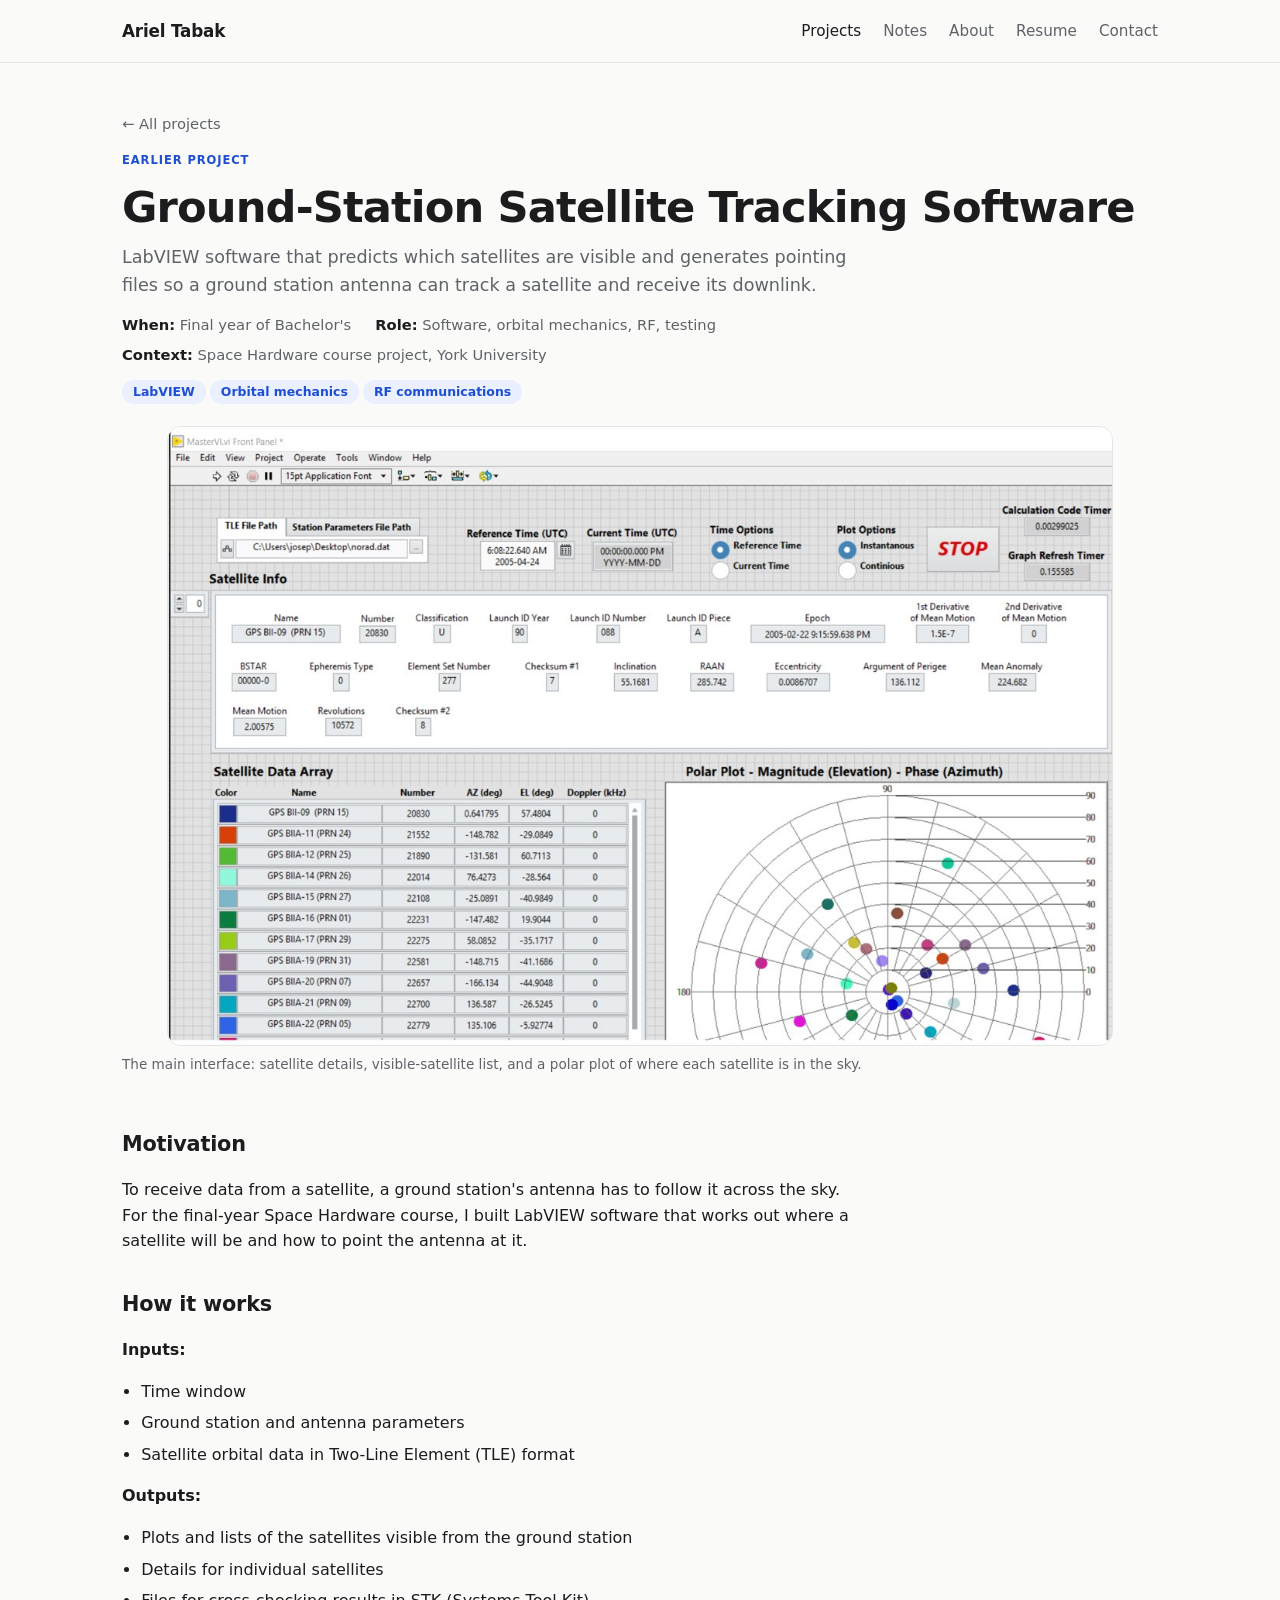
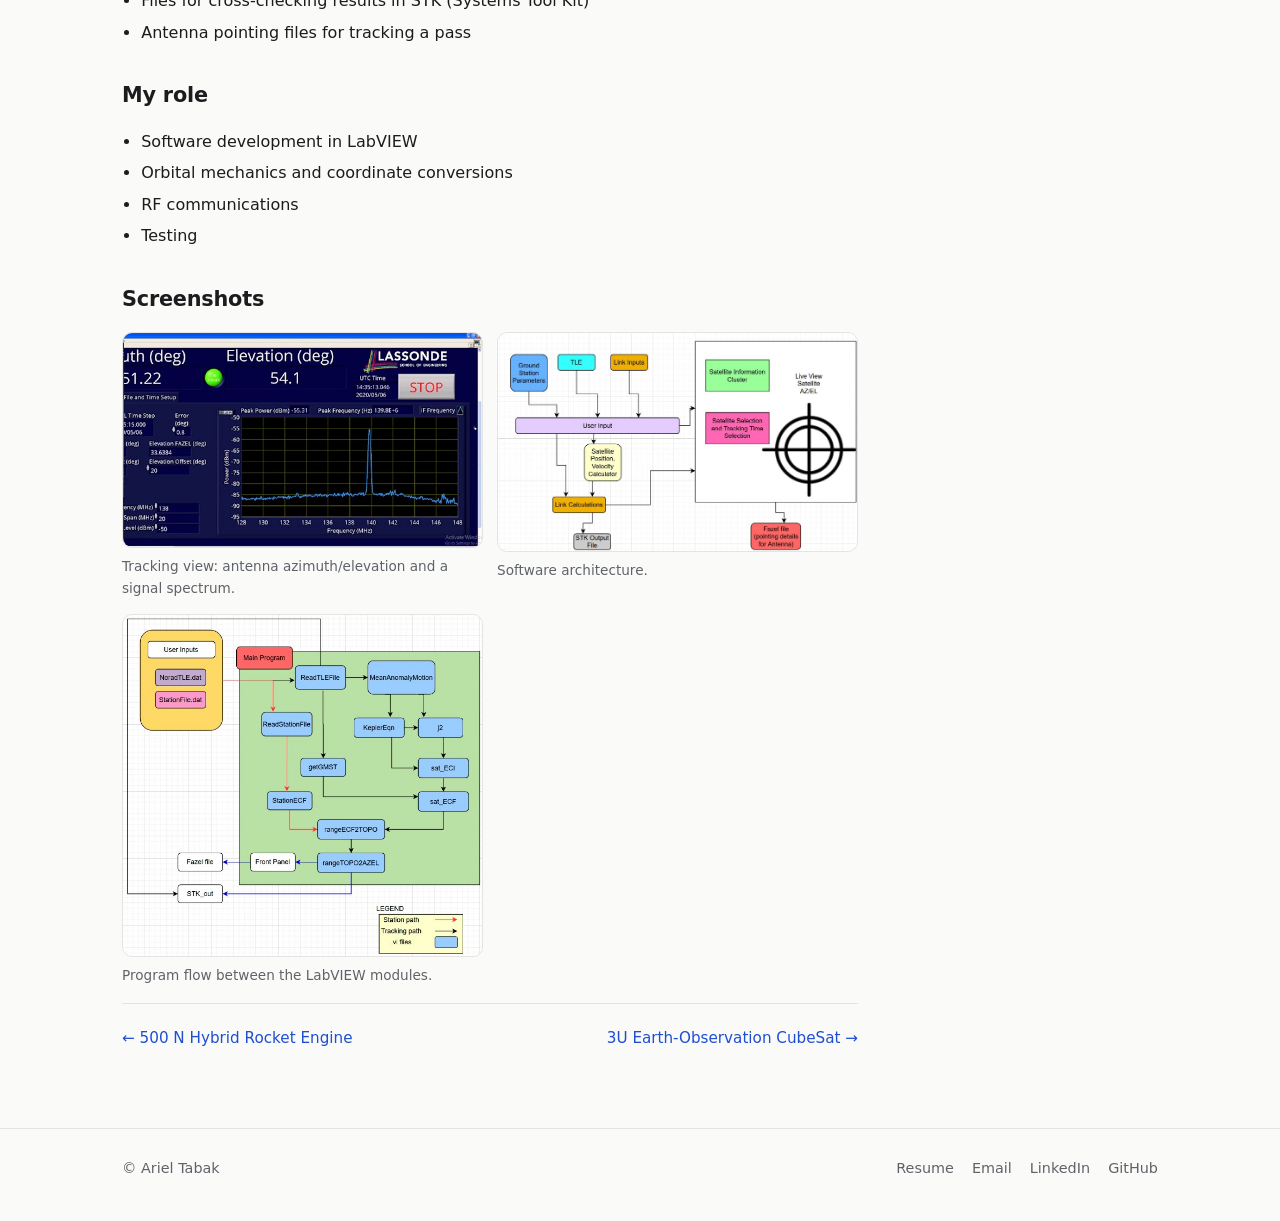
<file: projects/satellite-tracking-labview.html>
<!DOCTYPE html>
<html lang="en">
<head>
<meta charset="utf-8">
<meta name="viewport" content="width=device-width, initial-scale=1">
<title>Ground-Station Satellite Tracking Software | Ariel Tabak</title>
<meta name="description" content="Ariel Tabak: mechanical design and simulation for R&amp;D (FEA, mold flow analysis, CAD and prototyping), with a background in space engineering. Projects and notes.">
<link rel="stylesheet" href="../assets/style.css?v=8">
</head>
<body>
<header class="site-header"><div class="wrap">
  <a class="brand" href="../index.html">Ariel Tabak</a>
  <nav class="nav">
    <a href="../projects.html" aria-current="page">Projects</a>
    <a href="../notes.html">Notes</a>
    <a href="../index.html#about">About</a>
    <a href="../Ariel_Tabak_Resume.pdf?v=2" target="_blank" rel="noopener">Resume</a>
    <a href="../index.html#contact">Contact</a>
  </nav>
</div></header>
<main class="wrap">
<div class="project-head">
  <a class="back" href="../projects.html#earlier">&larr; All projects</a>
  <span class="kicker page-kicker">Earlier project</span>
  <h1>Ground-Station Satellite Tracking Software</h1>
  <p class="summary">LabVIEW software that predicts which satellites are visible and generates pointing files so a ground station antenna can track a satellite and receive its downlink.</p>
  <div class="meta">
    <span><strong>When:</strong> Final year of Bachelor's</span>
    <span><strong>Role:</strong> Software, orbital mechanics, RF, testing</span>
    <span><strong>Context:</strong> Space Hardware course project, York University</span>
  </div>
  <span class="tag">LabVIEW</span><span class="tag">Orbital mechanics</span><span class="tag">RF communications</span>
</div>

<figure class="hero-fig">
  <img class="hero-img" src="../images/projects/satellite-tracking-labview.jpg" alt="LabVIEW front panel showing satellite data table and polar plot of visible satellites">
  <figcaption>The main interface: satellite details, visible-satellite list, and a polar plot of where each satellite is in the sky.</figcaption>
</figure>


<article class="prose">
  <h2>Motivation</h2>
  <p>To receive data from a satellite, a ground station's antenna has to follow it across the sky. For the final-year Space Hardware course, I built LabVIEW software that works out where a satellite will be and how to point the antenna at it.</p>

  <h2>How it works</h2>
  <p><strong>Inputs:</strong></p>
  <ul>
    <li>Time window</li>
    <li>Ground station and antenna parameters</li>
    <li>Satellite orbital data in Two-Line Element (TLE) format</li>
  </ul>
  <p><strong>Outputs:</strong></p>
  <ul>
    <li>Plots and lists of the satellites visible from the ground station</li>
    <li>Details for individual satellites</li>
    <li>Files for cross-checking results in STK (Systems Tool Kit)</li>
    <li>Antenna pointing files for tracking a pass</li>
  </ul>

  <h2>My role</h2>
  <ul>
    <li>Software development in LabVIEW</li>
    <li>Orbital mechanics and coordinate conversions</li>
    <li>RF communications</li>
    <li>Testing</li>
  </ul>

  <h2>Screenshots</h2>
  <div class="gallery">
    <figure><img src="../images/projects/satellite-tracking-labview-spectrum.jpg" alt="Tracking display showing azimuth, elevation and a received signal spectrum" loading="lazy"><figcaption>Tracking view: antenna azimuth/elevation and a signal spectrum.</figcaption></figure>
    <figure><img src="../images/projects/satellite-tracking-labview-architecture.jpg" alt="Software architecture diagram from inputs to pointing file output" loading="lazy"><figcaption>Software architecture.</figcaption></figure>
    <figure><img src="../images/projects/satellite-tracking-labview-flow.jpg" alt="Program flow between LabVIEW sub-VIs" loading="lazy"><figcaption>Program flow between the LabVIEW modules.</figcaption></figure>
  </div>

  <div class="next-prev">
    <a href="hybrid-rocket-engine.html">&larr; 500&nbsp;N Hybrid Rocket Engine</a>
    <a href="cubesat-3u.html">3U Earth-Observation CubeSat &rarr;</a>
  </div>

</article>
</main>
<footer class="site-footer"><div class="wrap">
  <span>© Ariel Tabak</span>
  <span class="links">
    <a href="../Ariel_Tabak_Resume.pdf?v=2" target="_blank" rel="noopener">Resume</a>
    <a href="mailto:arieltabak@gmail.com">Email</a>
    <a href="https://www.linkedin.com/in/ariel-tabak/" target="_blank" rel="noopener">LinkedIn</a>
    <a href="https://github.com/arltabak" target="_blank" rel="noopener">GitHub</a>
  </span>
</div></footer>
<script src="../assets/lightbox.js?v=4" defer></script>
</body>
</html>
</file>
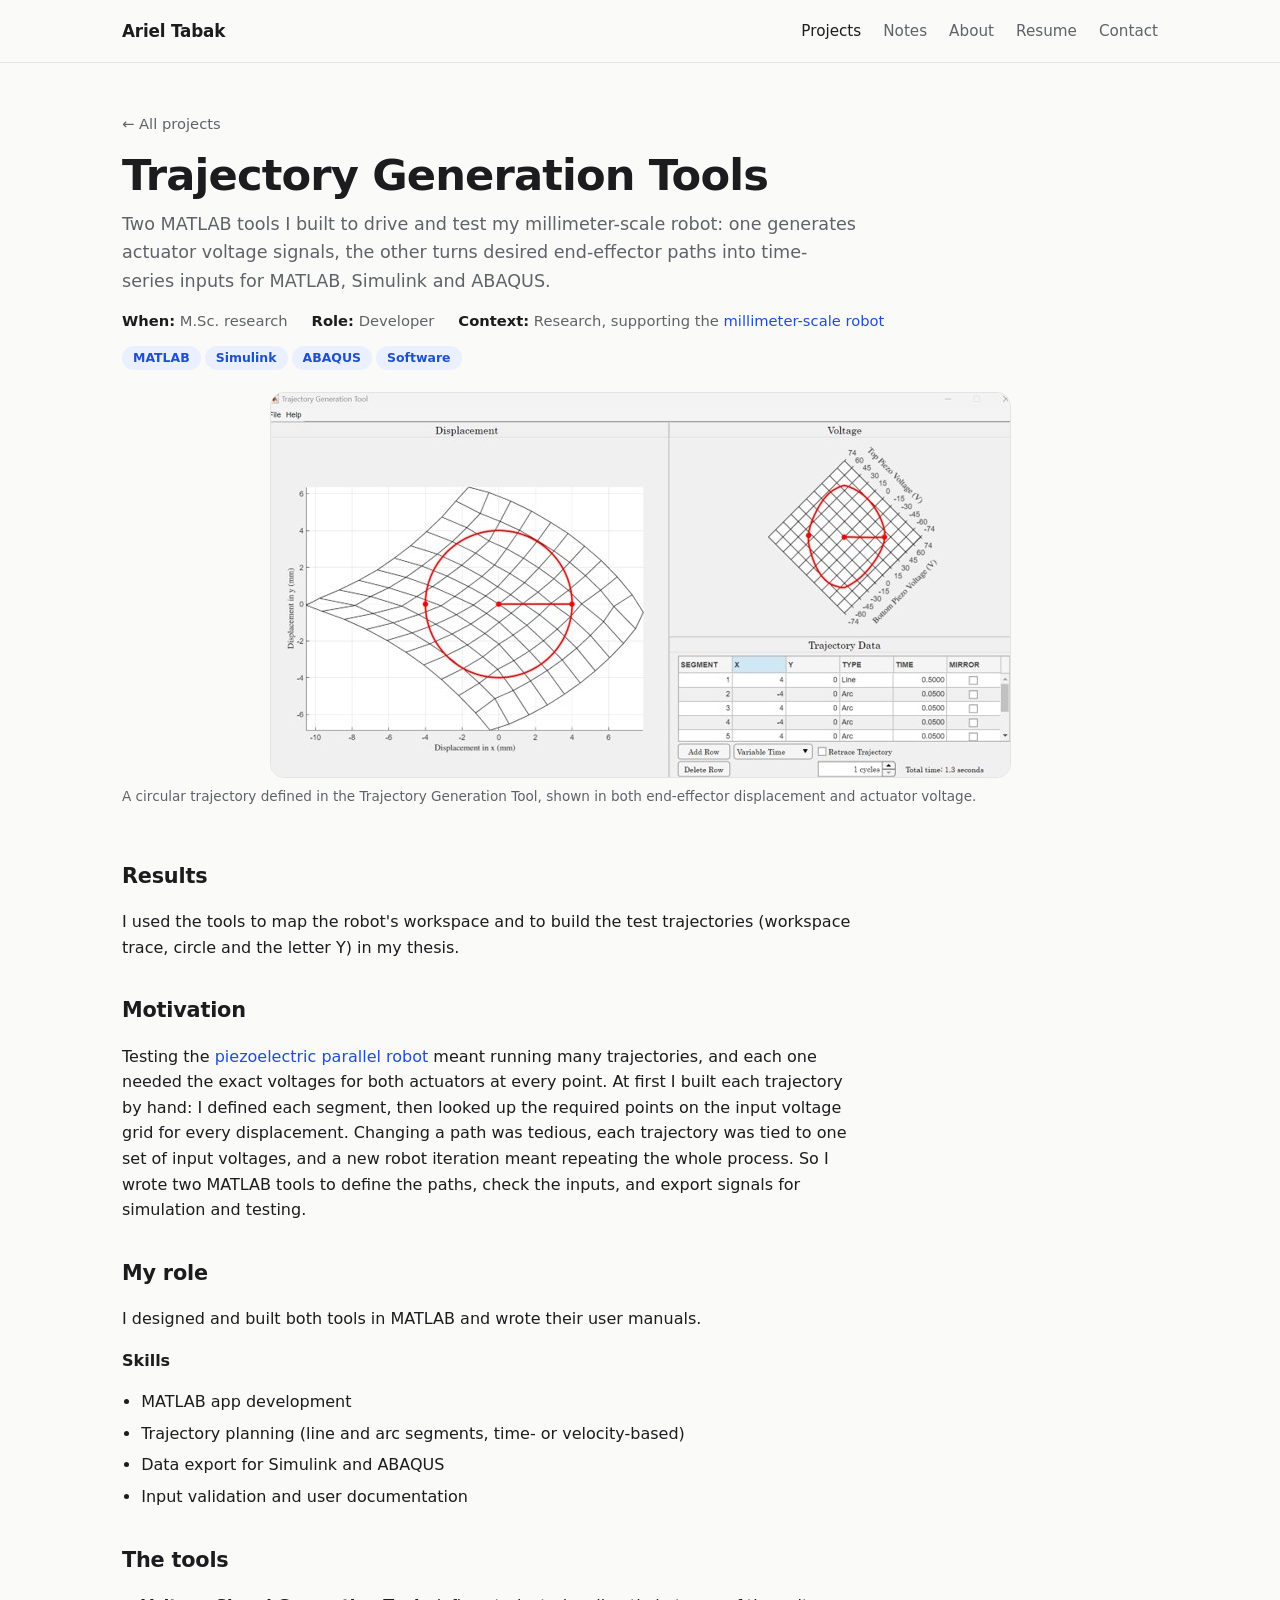
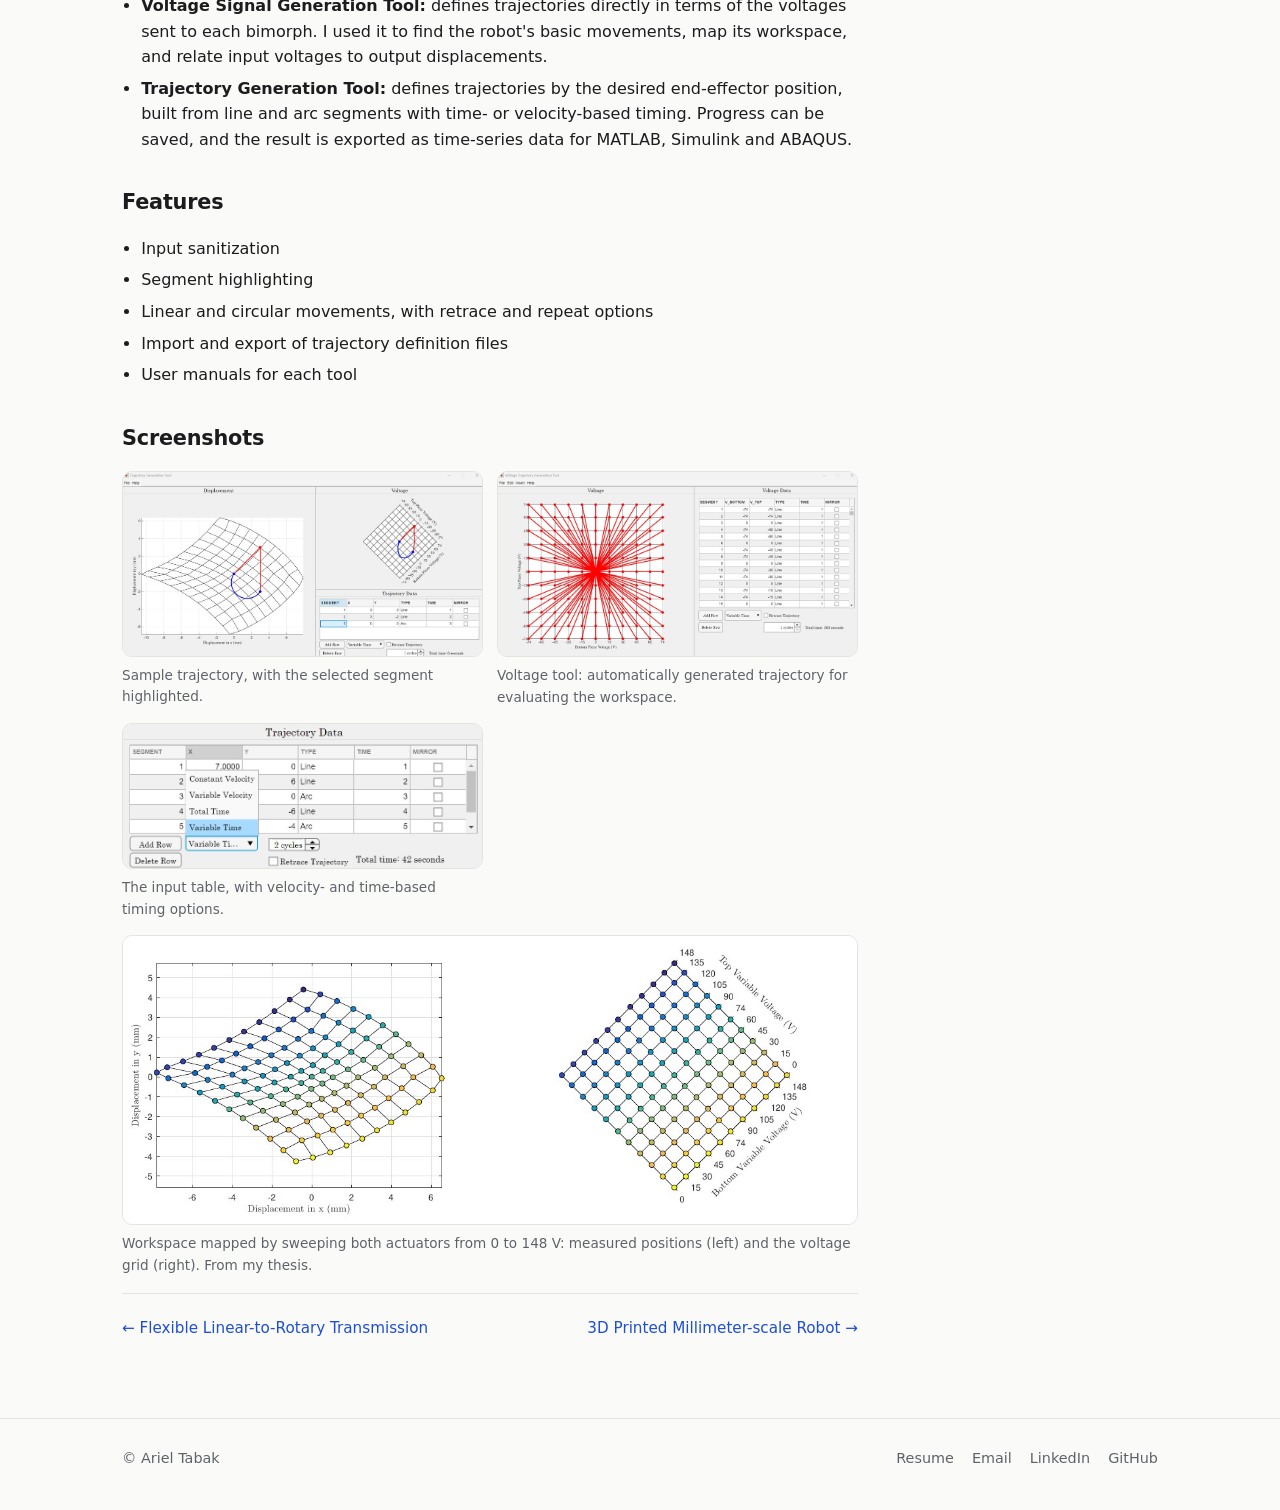
<file: projects/trajectory-generation-tools.html>
<!DOCTYPE html>
<html lang="en">
<head>
<meta charset="utf-8">
<meta name="viewport" content="width=device-width, initial-scale=1">
<title>Trajectory Generation Tools | Ariel Tabak</title>
<meta name="description" content="Ariel Tabak: mechanical design and simulation for R&amp;D (FEA, mold flow analysis, CAD and prototyping), with a background in space engineering. Projects and notes.">
<link rel="stylesheet" href="../assets/style.css?v=8">
</head>
<body>
<header class="site-header"><div class="wrap">
  <a class="brand" href="../index.html">Ariel Tabak</a>
  <nav class="nav">
    <a href="../projects.html" aria-current="page">Projects</a>
    <a href="../notes.html">Notes</a>
    <a href="../index.html#about">About</a>
    <a href="../Ariel_Tabak_Resume.pdf?v=2" target="_blank" rel="noopener">Resume</a>
    <a href="../index.html#contact">Contact</a>
  </nav>
</div></header>
<main class="wrap">
<div class="project-head">
  <a class="back" href="../projects.html#research">&larr; All projects</a>
  <h1>Trajectory Generation Tools</h1>
  <p class="summary">Two MATLAB tools I built to drive and test my millimeter-scale robot: one generates actuator voltage signals, the other turns desired end-effector paths into time-series inputs for MATLAB, Simulink and ABAQUS.</p>
  <div class="meta">
    <span><strong>When:</strong> M.Sc. research</span>
    <span><strong>Role:</strong> Developer</span>
    <span><strong>Context:</strong> Research, supporting the <a href="millimeter-scale-robot.html">millimeter-scale robot</a></span>
  </div>
  <span class="tag">MATLAB</span><span class="tag">Simulink</span><span class="tag">ABAQUS</span><span class="tag">Software</span>
</div>

<figure class="hero-fig">
  <img class="hero-img" src="../images/projects/trajectory-generation-tools.jpg" alt="Trajectory Generation Tool showing a circular trajectory in displacement and voltage space">
  <figcaption>A circular trajectory defined in the Trajectory Generation Tool, shown in both end-effector displacement and actuator voltage.</figcaption>
</figure>


<article class="prose">
  <h2>Results</h2>
  <p>I used the tools to map the robot's workspace and to build the test trajectories (workspace trace, circle and the letter Y) in my thesis.</p>

  <h2>Motivation</h2>
  <p>Testing the <a href="millimeter-scale-robot.html">piezoelectric parallel robot</a> meant running many trajectories, and each one needed the exact voltages for both actuators at every point.
     At first I built each trajectory by hand: I defined each segment, then looked up the required points on the input voltage grid for every displacement.
     Changing a path was tedious, each trajectory was tied to one set of input voltages, and a new robot iteration meant repeating the whole process.
     So I wrote two MATLAB tools to define the paths, check the inputs, and export signals for simulation and testing.</p>

  <h2>My role</h2>
  <p>I designed and built both tools in MATLAB and wrote their user manuals.</p>
  <p class="skills-label"><strong>Skills</strong></p>
  <ul class="skill-list">
    <li>MATLAB app development</li>
    <li>Trajectory planning (line and arc segments, time- or velocity-based)</li>
    <li>Data export for Simulink and ABAQUS</li>
    <li>Input validation and user documentation</li>
  </ul>

  <h2>The tools</h2>
  <ul>
    <li><strong>Voltage Signal Generation Tool:</strong> defines trajectories directly in terms of the voltages sent to each bimorph. I used it to find the robot's basic movements, map its workspace, and relate input voltages to output displacements.</li>
    <li><strong>Trajectory Generation Tool:</strong> defines trajectories by the desired end-effector position, built from line and arc segments with time- or velocity-based timing. Progress can be saved, and the result is exported as time-series data for MATLAB, Simulink and ABAQUS.</li>
  </ul>

  <h2>Features</h2>
  <ul>
    <li>Input sanitization</li>
    <li>Segment highlighting</li>
    <li>Linear and circular movements, with retrace and repeat options</li>
    <li>Import and export of trajectory definition files</li>
    <li>User manuals for each tool</li>
  </ul>


  <h2>Screenshots</h2>
  <div class="gallery">
    <figure><img src="../images/projects/trajectory-generation-tools-highlight.jpg" alt="Trajectory tool with one segment highlighted in blue" loading="lazy"><figcaption>Sample trajectory, with the selected segment highlighted.</figcaption></figure>
    <figure><img src="../images/projects/trajectory-generation-tools-voltage.jpg" alt="Voltage Signal Generation Tool with an automatically generated workspace trajectory" loading="lazy"><figcaption>Voltage tool: automatically generated trajectory for evaluating the workspace.</figcaption></figure>
    <figure><img src="../images/projects/trajectory-generation-tools-table.jpg" alt="Trajectory input table with segment, position, type and timing columns" loading="lazy"><figcaption>The input table, with velocity- and time-based timing options.</figcaption></figure>
    <figure class="wide"><img src="../images/projects/trajectory-generation-tools-workspace.jpg" alt="Workspace grid: measured end-effector positions and the actuator voltage grid that produced them" loading="lazy"><figcaption>Workspace mapped by sweeping both actuators from 0 to 148&nbsp;V: measured positions (left) and the voltage grid (right). From my thesis.</figcaption></figure>
  </div>

  <div class="next-prev">
    <a href="linear-to-rotary-transmission.html">&larr; Flexible Linear-to-Rotary Transmission</a>
    <a href="millimeter-scale-robot.html">3D Printed Millimeter-scale Robot &rarr;</a>
  </div>

</article>
</main>
<footer class="site-footer"><div class="wrap">
  <span>© Ariel Tabak</span>
  <span class="links">
    <a href="../Ariel_Tabak_Resume.pdf?v=2" target="_blank" rel="noopener">Resume</a>
    <a href="mailto:arieltabak@gmail.com">Email</a>
    <a href="https://www.linkedin.com/in/ariel-tabak/" target="_blank" rel="noopener">LinkedIn</a>
    <a href="https://github.com/arltabak" target="_blank" rel="noopener">GitHub</a>
  </span>
</div></footer>
<script src="../assets/lightbox.js?v=4" defer></script>
</body>
</html>
</file>
<file: assets/style.css>
/* ===== Ariel Tabak — portfolio styles =====
   Change the look of the whole site from the variables below. */
:root {
  --bg: #fafaf9;
  --surface: #ffffff;
  --text: #1c1c1e;
  --muted: #5f6368;
  --line: #e6e4e0;
  --accent: #1f4fd1;        /* links, buttons, tags */
  --accent-soft: #eaf0ff;
  --radius: 14px;
  --max: 1080px;
  --font: system-ui, -apple-system, "Segoe UI", Roboto, "Helvetica Neue", Arial, sans-serif;
}

* { box-sizing: border-box; }
html { scroll-behavior: smooth; }
body {
  margin: 0;
  font-family: var(--font);
  color: var(--text);
  background: var(--bg);
  line-height: 1.6;
  -webkit-font-smoothing: antialiased;
}
img { max-width: 100%; display: block; }
a { color: var(--accent); text-decoration: none; }
a:hover { text-decoration: underline; }

.wrap { max-width: var(--max); margin: 0 auto; padding: 0 22px; }

/* ---------- Header ---------- */
.site-header {
  position: sticky; top: 0; z-index: 10;
  background: rgba(250, 250, 249, 0.9);
  backdrop-filter: blur(8px);
  border-bottom: 1px solid var(--line);
}
.site-header .wrap {
  display: flex; align-items: center; justify-content: space-between;
  height: 62px;
}
.brand { font-weight: 700; font-size: 1.05rem; color: var(--text); letter-spacing: -0.01em; }
.brand:hover { text-decoration: none; }
.nav { display: flex; gap: 22px; }
.nav a { color: var(--muted); font-size: 0.95rem; }
.nav a:hover, .nav a[aria-current="page"] { color: var(--text); text-decoration: none; }

/* ---------- Hero ---------- */
.hero { padding: 72px 0 48px; }
.hero h1 {
  font-size: clamp(2.1rem, 5vw, 3.2rem);
  line-height: 1.1; letter-spacing: -0.02em; margin: 0 0 14px;
}
.hero .role { font-size: 1.15rem; color: var(--muted); margin: 0 0 18px; max-width: 46rem; }
.hero p { max-width: 46rem; margin: 0 0 26px; }
.buttons { display: flex; flex-wrap: wrap; gap: 10px; }
.btn {
  display: inline-block; padding: 10px 18px; border-radius: 999px;
  border: 1px solid var(--line); background: var(--surface);
  color: var(--text); font-weight: 600; font-size: 0.95rem;
}
.btn:hover { text-decoration: none; border-color: var(--text); }
.btn.primary { background: var(--text); color: #fff; border-color: var(--text); }
.btn.primary:hover { opacity: 0.88; }

/* ---------- Sections ---------- */
section { padding: 36px 0; }
.section-title {
  font-size: 0.8rem; text-transform: uppercase; letter-spacing: 0.12em;
  color: var(--muted); margin: 0 0 20px; font-weight: 700;
}
.skills { display: flex; flex-wrap: wrap; gap: 8px; }

/* ---------- Project grid ---------- */
.grid {
  display: grid; gap: 22px;
  grid-template-columns: repeat(auto-fill, minmax(290px, 1fr));
}
.card {
  display: block; background: var(--surface); border: 1px solid var(--line);
  border-radius: var(--radius); overflow: hidden; color: var(--text);
  transition: transform 0.18s ease, box-shadow 0.18s ease;
}
.card:hover { text-decoration: none; transform: translateY(-3px); box-shadow: 0 10px 28px rgba(0,0,0,0.08); }
.card .thumb { aspect-ratio: 4 / 3; width: 100%; object-fit: cover; background: #eceae6; }
.card .body { padding: 16px 18px 18px; }
.card h3 { margin: 0 0 6px; font-size: 1.08rem; letter-spacing: -0.01em; }
.card p { margin: 0 0 12px; color: var(--muted); font-size: 0.93rem; }

.tag {
  display: inline-block; background: var(--accent-soft); color: var(--accent);
  border-radius: 999px; padding: 2px 11px; font-size: 0.78rem; font-weight: 600;
  margin: 0 4px 4px 0;
}

/* ---------- Project page ---------- */
.project-head { padding: 48px 0 18px; }
.back { font-size: 0.92rem; color: var(--muted); }
.project-head h1 { font-size: clamp(1.9rem, 4.5vw, 2.7rem); line-height: 1.15; letter-spacing: -0.02em; margin: 14px 0 10px; }
.project-head .summary { color: var(--muted); font-size: 1.1rem; max-width: 46rem; margin: 0 0 14px; }
.meta { display: flex; flex-wrap: wrap; gap: 6px 24px; color: var(--muted); font-size: 0.92rem; margin-bottom: 12px; }
.meta strong { color: var(--text); font-weight: 600; }
.hero-img { border-radius: var(--radius); border: 1px solid var(--line); width: 100%; aspect-ratio: 16 / 9; object-fit: cover; background: #eceae6; }
.prose { max-width: 46rem; padding: 18px 0 40px; }
.prose h2 { font-size: 1.3rem; letter-spacing: -0.01em; margin: 34px 0 8px; }
.prose ul { padding-left: 1.2rem; }
.gallery { display: grid; gap: 14px; grid-template-columns: repeat(auto-fill, minmax(240px, 1fr)); margin: 16px 0; }
.gallery figure { margin: 0; }
.gallery img { border-radius: 10px; border: 1px solid var(--line); }
.gallery figcaption { color: var(--muted); font-size: 0.85rem; margin-top: 6px; }
.hero-fig { margin: 0; }
.hero-fig figcaption, .prose figcaption { color: var(--muted); font-size: 0.85rem; margin-top: 8px; }
.gallery figure.wide { grid-column: 1 / -1; }
.prose li { margin-bottom: 6px; }
.pubs { margin-top: 34px; padding: 4px 20px 12px; background: var(--surface); border: 1px solid var(--line); border-radius: 12px; }
.pubs h2 { margin-top: 18px; }
.pubs li { font-size: 0.93rem; }
.todo { background: #fff7e0; border: 1px dashed #e0b84a; border-radius: 8px; padding: 2px 8px; color: #7a5a00; font-size: 0.9em; }
.next-prev { display: flex; justify-content: space-between; gap: 16px; border-top: 1px solid var(--line); padding: 22px 0 8px; font-size: 0.95rem; }

/* ---------- Section pages ---------- */
.page-intro { padding: 56px 0 4px; }
.page-intro h1 { font-size: clamp(2rem, 5vw, 2.8rem); line-height: 1.1; letter-spacing: -0.02em; margin: 0 0 10px; }
.page-intro p { color: var(--muted); font-size: 1.1rem; margin: 0; max-width: 46rem; }
.empty { color: var(--muted); font-style: italic; margin: 0; }

/* Home: section overview cards */
.section-grid { display: grid; gap: 16px; grid-template-columns: repeat(auto-fill, minmax(230px, 1fr)); }
.section-card {
  display: flex; flex-direction: column; gap: 6px;
  background: var(--surface); border: 1px solid var(--line); border-radius: var(--radius);
  padding: 18px 20px; color: var(--text);
  transition: border-color 0.15s ease, transform 0.15s ease;
}
.section-card:hover { text-decoration: none; border-color: var(--text); transform: translateY(-2px); }
.section-card h3 { margin: 0; font-size: 1.08rem; }
.section-card .arrow { color: var(--accent); }
.section-card p { margin: 0; color: var(--muted); font-size: 0.92rem; flex: 1; }
.section-card .count { font-size: 0.8rem; font-weight: 600; color: var(--accent); }

/* Compact list (smaller projects, notes) */
.rows { border-top: 1px solid var(--line); }
.rows .empty { padding: 14px 0; }
.row {
  display: grid; grid-template-columns: minmax(0, 1fr) auto; gap: 2px 16px;
  padding: 14px 4px; border-bottom: 1px solid var(--line); color: var(--text);
}
.row:hover { text-decoration: none; background: var(--surface); }
.row-title { font-weight: 600; }
.row-desc { grid-column: 1; color: var(--muted); font-size: 0.92rem; }
.row-meta { grid-column: 2; grid-row: 1; color: var(--muted); font-size: 0.85rem; white-space: nowrap; }

/* ---------- Footer ---------- */
.site-footer { border-top: 1px solid var(--line); margin-top: 30px; padding: 28px 0 40px; color: var(--muted); font-size: 0.9rem; }
.site-footer .wrap { display: flex; flex-wrap: wrap; justify-content: space-between; gap: 12px; }
.site-footer a { color: var(--muted); }
.site-footer .links { display: flex; gap: 18px; }

@media (max-width: 760px) {
  .site-header .wrap { flex-direction: column; align-items: flex-start; height: auto; padding-top: 12px; }
  .nav { flex-wrap: wrap; gap: 4px 18px; width: 100%; padding: 6px 0 10px; }
}
@media (max-width: 560px) {
  .hero { padding: 40px 0 28px; }
  .page-intro { padding-top: 36px; }
}

/* Real photos on project pages: show the whole image rather than cropping to 16:9 */
.hero-fig .hero-img { aspect-ratio: auto; max-height: 620px; object-fit: contain; background: var(--surface); }

/* Don't blow small images up past their real size */
.hero-fig .hero-img { width: auto; max-width: 100%; margin: 0 auto; }
.hero-fig video.hero-img { width: 100%; }
.gallery img { background: #fff; }
.gallery video { width: 100%; display: block; border-radius: 10px; border: 1px solid var(--line); background: #fff; }
.inline-fig { margin: 18px 0 6px; max-width: 520px; }
.inline-fig video, .inline-fig img { width: 100%; display: block; border-radius: 10px; border: 1px solid var(--line); }

/* Three-up gallery row (e.g. trajectory clips) */
.gallery.three { grid-template-columns: repeat(3, 1fr); }
.gallery.three { gap: 10px; }
.gallery.three.even img, .gallery.three.even video { aspect-ratio: 4 / 3; object-fit: cover; }
@media (max-width: 560px) { .gallery.three figcaption { font-size: 0.75rem; } }

/* Side-by-side hero (e.g. early vs final iteration) */
.hero-pair { display: grid; grid-template-columns: 1fr 1fr; gap: 14px; }
.hero-pair figure { margin: 0; }
.hero-pair img { width: 100%; aspect-ratio: 1 / 1; object-fit: cover; border-radius: var(--radius); border: 1px solid var(--line); display: block; }
.hero-pair figcaption { color: var(--muted); font-size: 0.85rem; margin-top: 8px; }

/* ---------- Pop-up image viewer ---------- */
.zoomable { cursor: zoom-in; }
.lb {
  position: fixed; inset: 0; z-index: 100; display: none;
  align-items: center; justify-content: center; padding: 16px;
  background: rgba(20, 20, 24, 0.55);
  -webkit-backdrop-filter: blur(3px); backdrop-filter: blur(3px);
}
.lb.open { display: flex; animation: lb-fade 0.15s ease-out; }
.lb-card {
  position: relative; background: var(--surface); border-radius: 16px;
  box-shadow: 0 20px 60px rgba(0,0,0,0.35);
  width: min(900px, 94vw); max-height: 86vh;
  display: flex; flex-direction: column; overflow: hidden;
  animation: lb-pop 0.18s ease-out;
}
.lb-stage { display: flex; align-items: center; justify-content: center; background: #f2f1ee; min-height: 0; flex: 1; }
.lb-stage img, .lb-stage video { display: block; max-width: 100%; max-height: calc(86vh - 70px); object-fit: contain; }
.lb-bar { display: flex; align-items: center; gap: 10px; padding: 10px 12px; border-top: 1px solid var(--line); }
.lb-cap { flex: 1; margin: 0; color: var(--muted); font-size: 0.9rem; line-height: 1.4; }
.lb-count { color: var(--muted); font-size: 0.8rem; white-space: nowrap; }
.lb button {
  border: 1px solid var(--line); background: var(--surface); color: var(--text);
  width: 38px; height: 38px; border-radius: 50%; cursor: pointer;
  font-size: 1.35rem; line-height: 1; display: inline-flex; align-items: center; justify-content: center; flex: none;
}
.lb button:hover { border-color: var(--text); }
.lb-close { position: absolute; top: 10px; right: 10px; z-index: 2; box-shadow: 0 2px 8px rgba(0,0,0,0.15); }
@keyframes lb-fade { from { opacity: 0; } to { opacity: 1; } }
@keyframes lb-pop { from { transform: scale(0.96); opacity: 0; } to { transform: none; opacity: 1; } }
html.lb-lock, html.lb-lock body { overflow: hidden; }

/* Small label above a card title (e.g. Research, Student team) */
.kicker { display: block; font-size: 0.72rem; font-weight: 700; letter-spacing: 0.08em; text-transform: uppercase; color: var(--accent); margin-bottom: 4px; }
.hero-pair video { width: 100%; aspect-ratio: 1 / 1; object-fit: contain; background: #1a1a1d; border-radius: var(--radius); border: 1px solid var(--line); display: block; }
.card .thumb.contain { object-fit: contain; background: #fff; padding: 6px; }

/* Home intro bylines */
.hero .role { margin-bottom: 10px; }
.hero .byline { font-weight: 600; color: var(--text); margin: 0 0 6px; letter-spacing: 0.01em; }
.hero .where { color: var(--muted); margin: 0 0 26px; }
.hero .byline { max-width: none; }
.hero .byline { margin-bottom: 26px; }

/* Earlier work: compact rows */
.section-note { color: var(--muted); margin: -10px 0 16px; font-size: 0.95rem; }
.minis { display: grid; gap: 10px; }
.mini {
  display: grid; grid-template-columns: 96px 1fr; gap: 14px; align-items: center;
  background: var(--surface); border: 1px solid var(--line); border-radius: 12px; padding: 10px; color: var(--text);
}
.mini:hover { text-decoration: none; border-color: var(--text); }
.mini img { width: 96px; height: 72px; object-fit: contain; background: #fff; border-radius: 8px; }
.mini-text { display: flex; flex-direction: column; gap: 2px; }
.mini-title { font-weight: 600; }
.mini-meta { font-size: 0.78rem; font-weight: 700; letter-spacing: 0.06em; text-transform: uppercase; color: var(--accent); }
.mini-desc { color: var(--muted); font-size: 0.9rem; }
.page-kicker { margin-top: 14px; }
</file>
